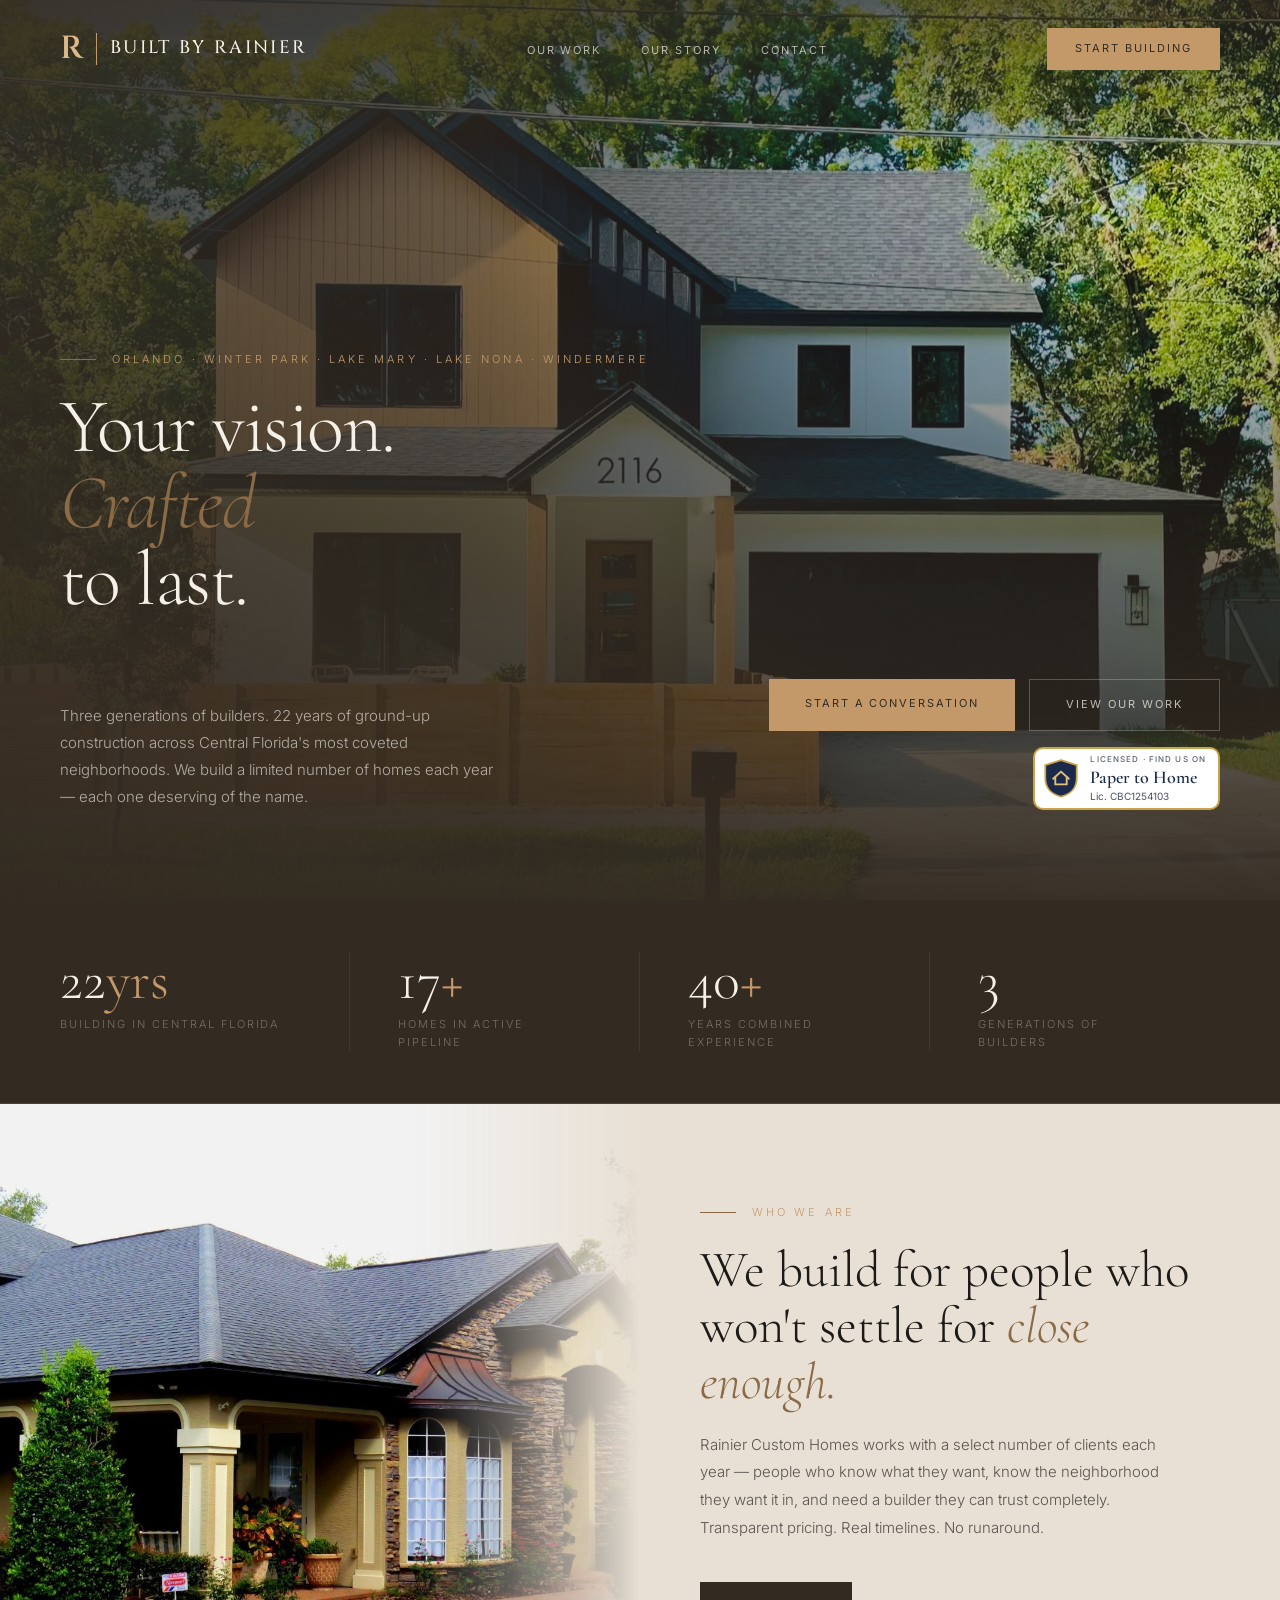
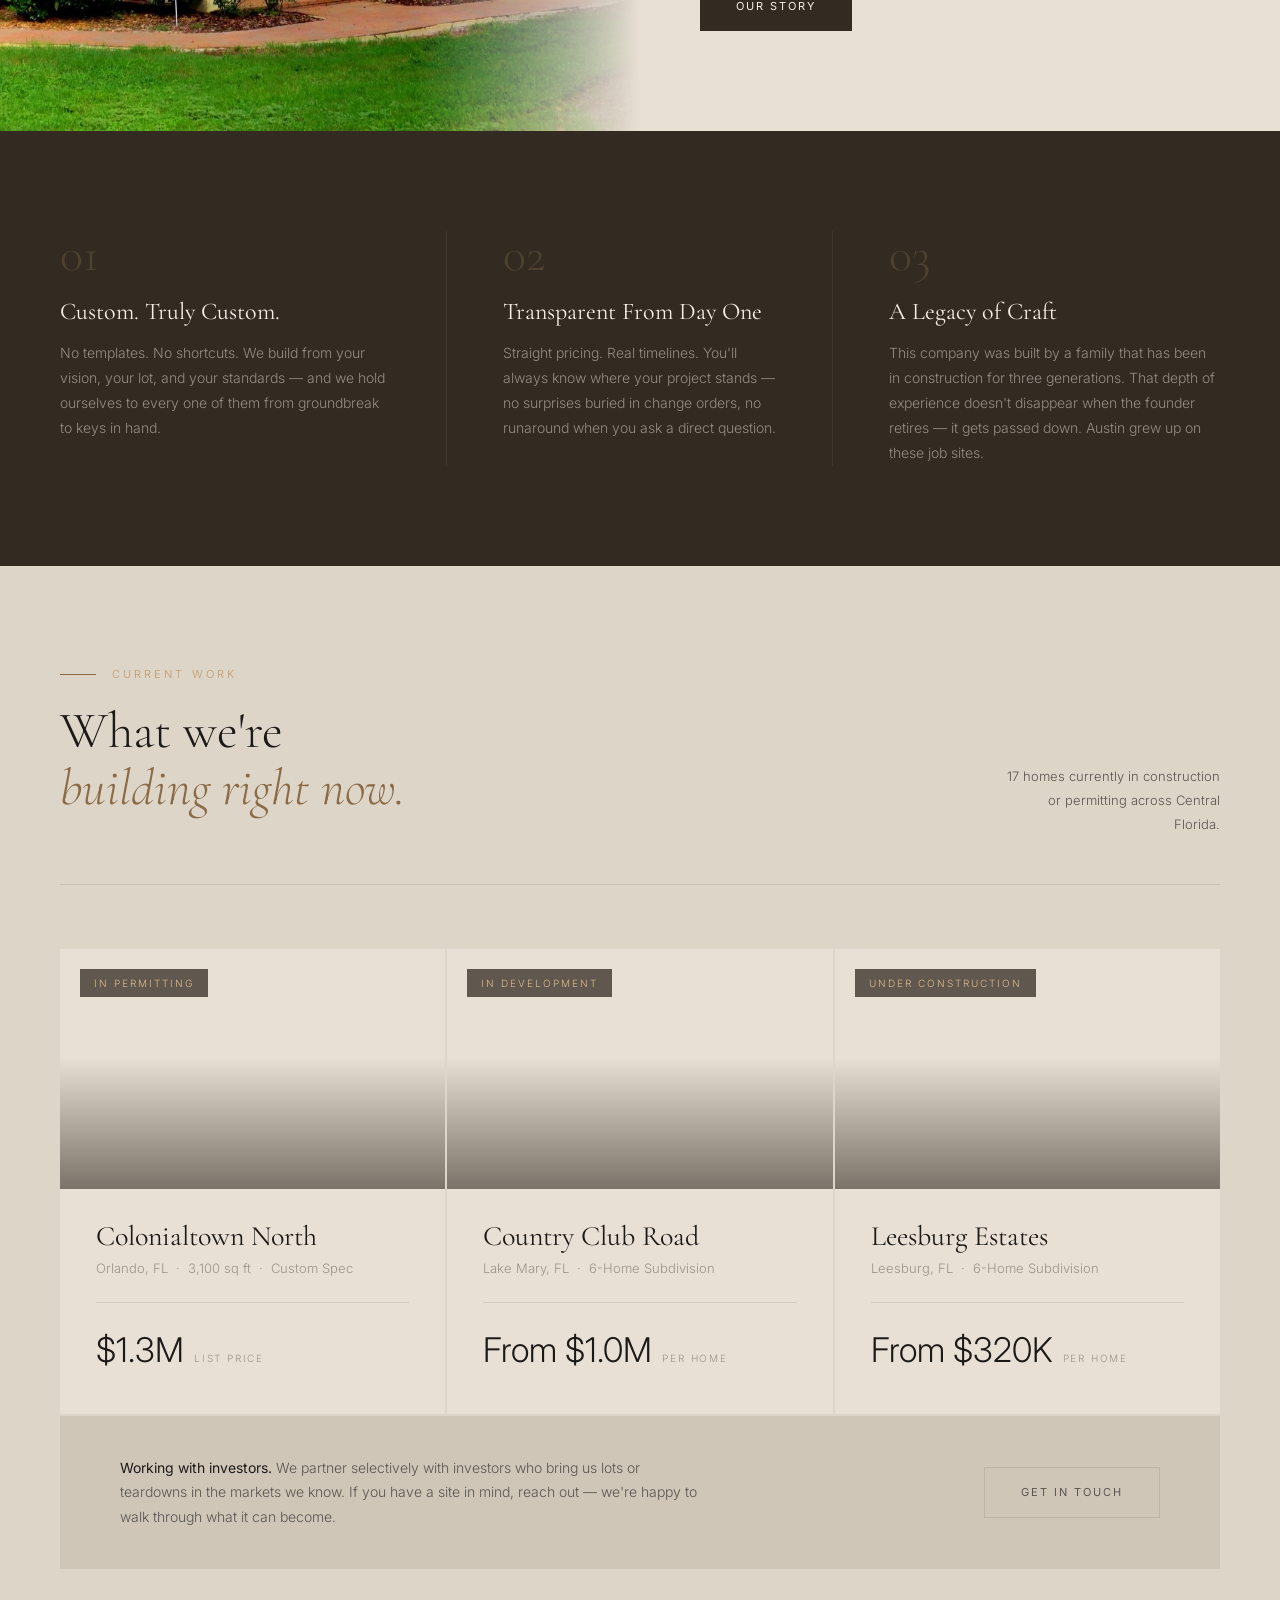
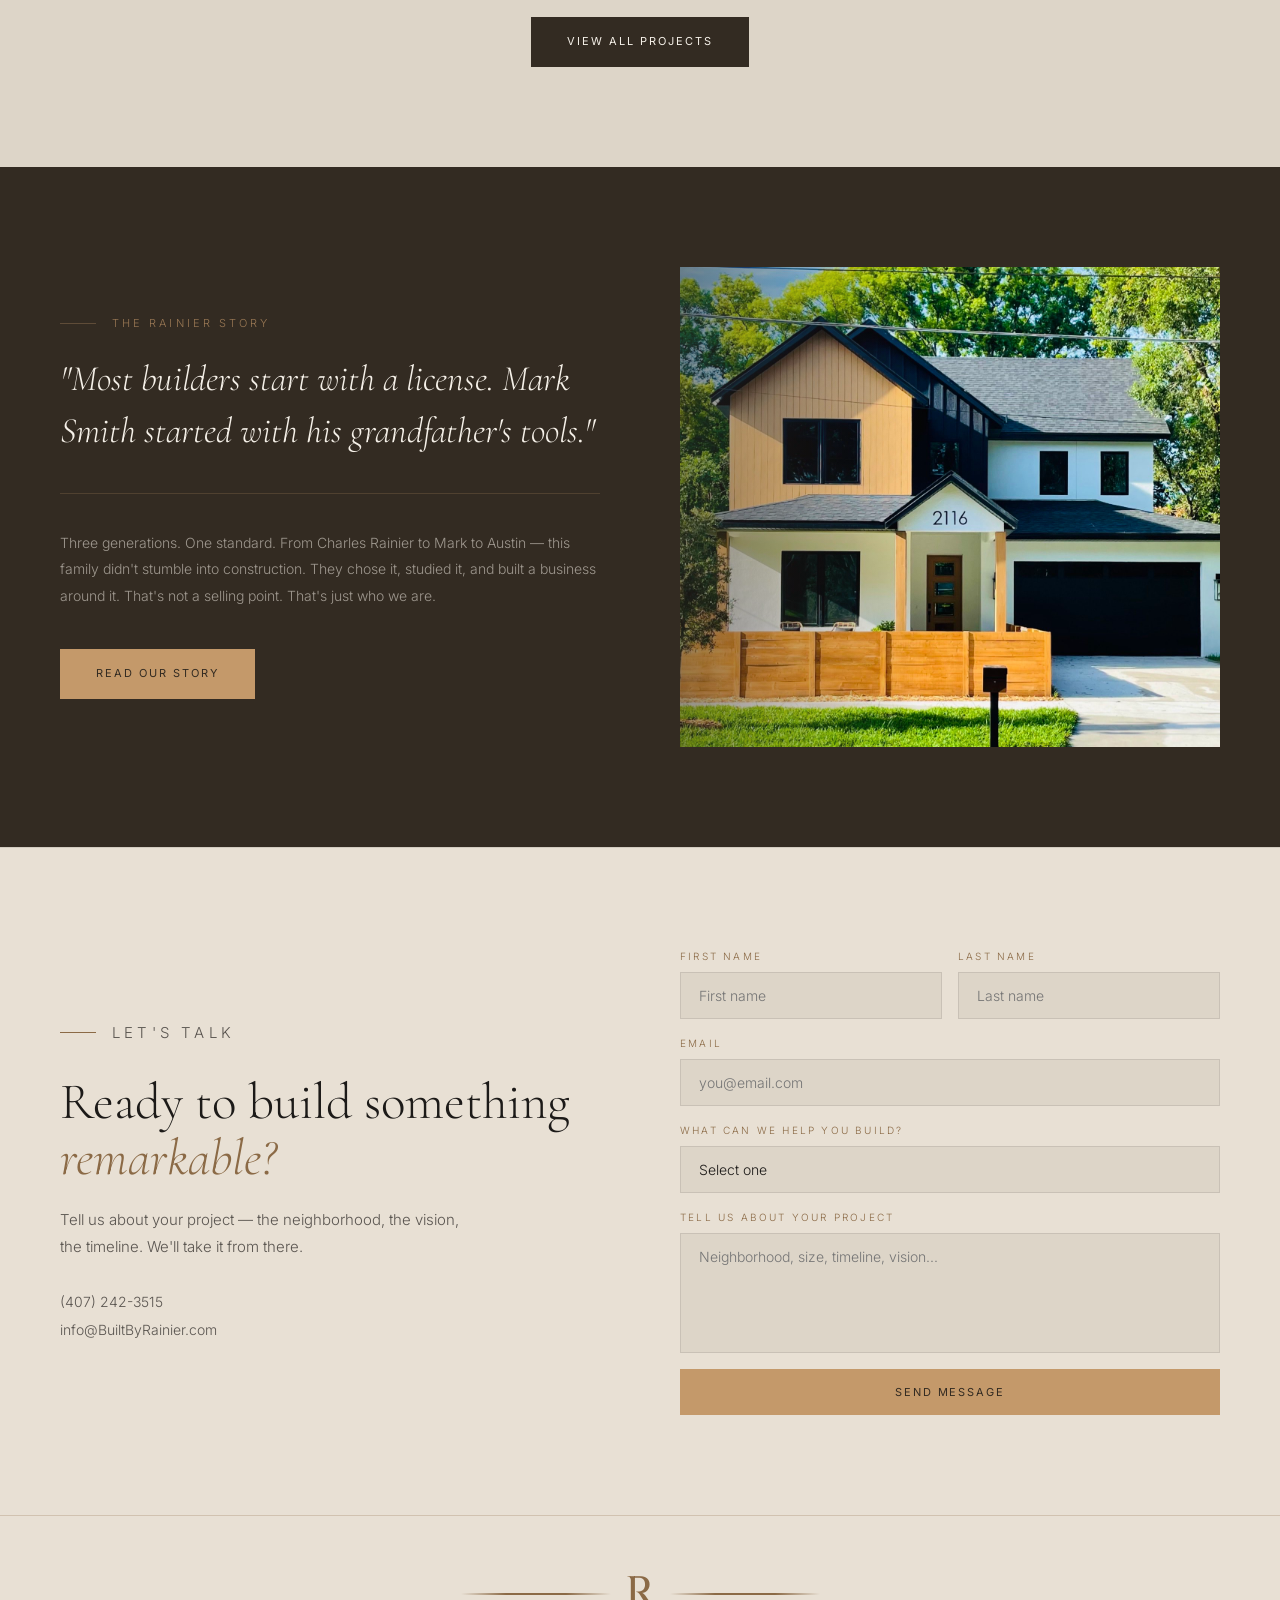
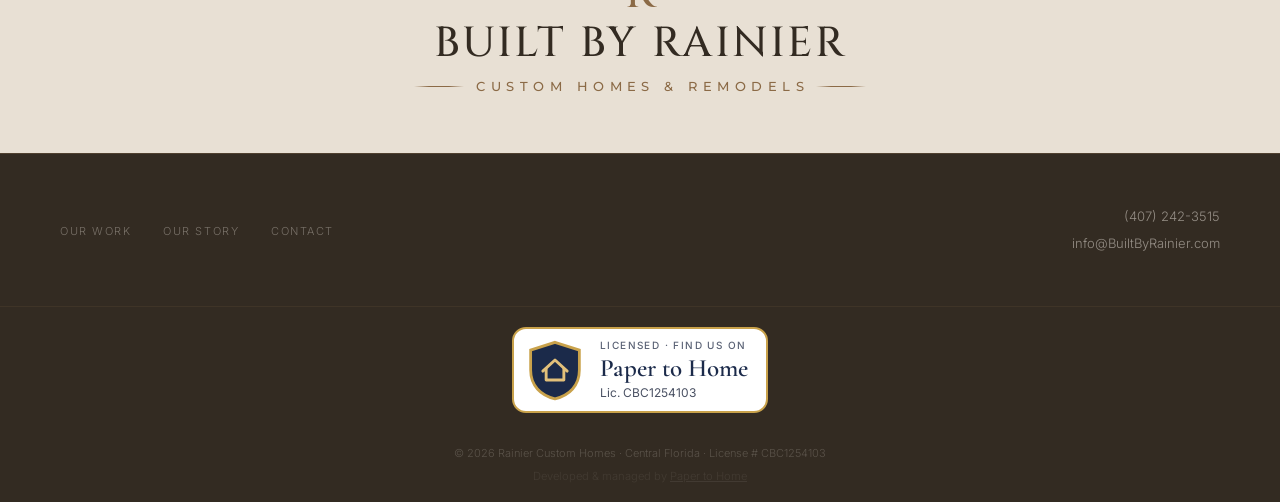
<file: index.html>
<!DOCTYPE html>
<html lang="en">
<head>
  <meta charset="UTF-8" />
  <meta name="viewport" content="width=device-width, initial-scale=1.0" />
  <title>Built by Rainier | Custom Home Builder — Orlando, Winter Park, Lake Nona, Windermere</title>
  <meta name="description" content="Rainier Custom Homes has been building high-end custom homes across Central Florida since 2004. Serving Orlando, Winter Park, Lake Mary, Lake Nona, and Windermere." />
  <link rel="canonical" href="https://builtbyrainier.com/" />
  <meta property="og:type" content="website" />
  <meta property="og:title" content="Built by Rainier | Custom Home Builder — Orlando, Winter Park, Lake Nona, Windermere" />
  <meta property="og:description" content="Rainier Custom Homes has been building high-end custom homes across Central Florida since 2004. Serving Orlando, Winter Park, Lake Mary, Lake Nona, and Windermere." />
  <meta property="og:url" content="https://builtbyrainier.com/" />
  <meta property="og:image" content="https://builtbyrainier.com/assets/img/hero-2116.jpg" />
  <script type="application/ld+json">
  {
    "@context": "https://schema.org",
    "@type": "HomeAndConstructionBusiness",
    "name": "Rainier Custom Homes",
    "alternateName": "Built by Rainier",
    "url": "https://builtbyrainier.com/",
    "telephone": "+1-407-242-3515",
    "email": "info@builtbyrainier.com",
    "image": "https://builtbyrainier.com/assets/img/hero-2116.jpg",
    "foundingDate": "2004",
    "address": {"@type": "PostalAddress", "streetAddress": "2116 E Central Blvd", "addressLocality": "Orlando", "addressRegion": "FL", "postalCode": "32803", "addressCountry": "US"},
    "areaServed": ["Orlando", "Winter Park", "Windermere", "Lake Nona", "Lake Mary"]
  }
  </script>
  <link rel="preconnect" href="https://fonts.googleapis.com" />
  <link rel="preconnect" href="https://fonts.gstatic.com" crossorigin />
  <link href="https://fonts.googleapis.com/css2?family=Cormorant+Garamond:ital,wght@0,300;0,400;0,600;1,300;1,400&family=Inter:wght@300;400;500&family=Cinzel:wght@500;600&family=Montserrat:wght@500&display=swap" rel="stylesheet" />
  <link rel="stylesheet" href="css/style.css" />
  <style>
    /* ── HERO ── */
    .hero-full {
      background-image:
        linear-gradient(to top,
          rgba(51,43,34,0.97) 0%,
          rgba(51,43,34,0.65) 35%,
          rgba(51,43,34,0.2) 70%,
          rgba(51,43,34,0.0) 100%),
        linear-gradient(to bottom,
          rgba(51,43,34,0.7) 0%,
          rgba(51,43,34,0.0) 22%),
        linear-gradient(to right,
          rgba(51,43,34,0.85) 0%,
          rgba(51,43,34,0.6) 38%,
          rgba(51,43,34,0.1) 70%,
          rgba(51,43,34,0.0) 100%),
        url('assets/img/hero-2116.jpg');
      background-position: 65% center;
    }

    .hero-bottom {
      position: relative;
      display: flex;
      align-items: flex-end;
      justify-content: space-between;
      gap: 40px;
      margin-top: 36px;
    }

    .hero-actions { display:flex; flex-direction:column; align-items:flex-end; gap:16px; flex-shrink:0; }
    .hero-actions .p2h-badge { gap:9px; padding:6px 12px 6px 6px; border-width:2px; border-radius:10px; }
    .hero-actions .p2h-badge svg { width:40px; height:40px; }
    .hero-actions .p2h-badge-kicker { font-size:8px; }
    .hero-actions .p2h-badge-name { font-size:18px; }
    .hero-actions .p2h-badge-lic { font-size:10px; }
    @media (max-width: 960px) { .hero-actions { align-items:flex-start; } }

    /* ── WHO WE ARE ── */
    .who {
      display: grid;
      grid-template-columns: 1fr 1fr;
      min-height: 560px;
    }

    .who-photo {
      background-image:
        linear-gradient(to right, rgba(232,224,212,0) 65%, rgba(232,224,212,1) 100%),
        url('assets/img/stone-estate.jpg');
      background-size: cover;
      background-position: center;
    }

    .who-text {
      background: var(--bg);
      padding: 100px 80px 100px 60px;
      display: flex;
      flex-direction: column;
      justify-content: center;
    }

    .who-body {
      font-size: 15px;
      font-weight: 300;
      color: var(--ink-mid);
      max-width: 480px;
      line-height: 1.85;
      margin-bottom: 40px;
    }

    /* ── LEGACY TEASER ── */
    .legacy-teaser {
      background: var(--dark);
      padding: 100px 60px;
      display: grid;
      grid-template-columns: 1fr 1fr;
      gap: 80px;
      align-items: center;
    }

    .legacy-quote {
      font-size: clamp(26px, 2.8vw, 38px);
      font-weight: 300;
      font-style: italic;
      line-height: 1.45;
      color: var(--ink-lt);
      padding-bottom: 36px;
      border-bottom: 1px solid var(--rule-gold);
      margin-bottom: 36px;
    }

    .legacy-body {
      font-size: 14px;
      font-weight: 300;
      color: rgba(245,240,232,0.55);
      line-height: 1.9;
      margin-bottom: 40px;
    }

    .legacy-photo {
      height: 480px;
      background-image:
        linear-gradient(to left, rgba(51,43,34,0) 55%, rgba(51,43,34,0.5) 100%),
        url('assets/img/hero-2116.jpg');
      /* Replace with real Rainier family photo — cropped close */
      background-size: cover;
      background-position: center;
    }

    /* ── CONTACT STRIP ── */
    .contact-strip {
      background: var(--bg);
      padding: 100px 60px;
      display: grid;
      grid-template-columns: 1fr 1fr;
      gap: 80px;
      align-items: center;
      border-top: 1px solid var(--rule);
    }

    .contact-left h2 {
      font-size: clamp(36px, 4vw, 52px);
      line-height: 1.1;
      color: var(--ink);
      margin-bottom: 20px;
    }

    .contact-left p {
      font-size: 15px;
      font-weight: 300;
      color: var(--ink-mid);
      line-height: 1.8;
      max-width: 400px;
      margin-bottom: 28px;
    }

    .contact-info a {
      display: block;
      font-size: 14px;
      font-weight: 300;
      color: var(--ink-mid);
      text-decoration: none;
      line-height: 2;
      transition: color 0.2s;
    }
    .contact-info a:hover { color: var(--gold); }

    .contact-right {
      display: flex;
      flex-direction: column;
      gap: 16px;
    }

    .contact-row {
      display: grid;
      grid-template-columns: 1fr 1fr;
      gap: 16px;
    }

    /* ── RESPONSIVE ── */
    @media (max-width: 960px) {
      .hero-bottom { flex-direction: column; align-items: flex-start; gap: 28px; }
      .who { grid-template-columns: 1fr; }
      .who-photo { height: 300px; }
      .who-text { padding: 60px 24px; }
      .legacy-teaser { grid-template-columns: 1fr; padding: 60px 24px; gap: 40px; }
      .legacy-photo { height: 280px; }
      .contact-strip { grid-template-columns: 1fr; padding: 60px 24px; gap: 48px; }
      .contact-row { grid-template-columns: 1fr; }
    }
  </style>
</head>
<body>

  <!-- NAV -->
  <nav id="nav">
    <a href="index.html" class="nav-logo nav-logo--light" aria-label="Built By Rainier home"><span class="logo-r">R</span><span class="logo-word">Built By Rainier</span></a>
    <ul class="nav-links nav-links--light">
      <li><a href="work.html">Our Work</a></li>
      <li><a href="story.html">Our Story</a></li>
      <li><a href="contact.html">Contact</a></li>
    </ul>
    <a href="contact.html" class="nav-cta">Start Building</a>
  </nav>

  <!-- HERO -->
  <section class="hero-full" id="top">
    <p class="hero-eyebrow" style="position:relative;">Orlando · Winter Park · Lake Mary · Lake Nona · Windermere</p>
    <h1 class="hero-headline" style="position:relative;">Your vision.<br /><em>Crafted</em><br />to last.</h1>
    <div class="hero-bottom">
      <p class="hero-sub">Three generations of builders. 22 years of ground-up construction across Central Florida's most coveted neighborhoods. We build a limited number of homes each year — each one deserving of the name.</p>
      <div class="hero-actions">
        <div style="display:flex; gap:14px; flex-shrink:0;">
          <a href="contact.html" class="btn-gold">Start a Conversation</a>
          <a href="work.html" class="btn-outline-lt">View Our Work</a>
        </div>
        <a class="p2h-badge" href="https://www.papertohome.com/contractors/brevard/rainier-construction-inc" title="Rainier Construction Inc on Paper to Home" aria-label="Licensed, find us on Paper to Home. License CBC1254103"><svg viewBox="0 0 56 56" aria-hidden="true"><path d="M28 3 50 10v18c0 14-9 23-22 26C15 51 6 42 6 28V10Z" fill="#1B2A4A" stroke="#C9A24B" stroke-width="2.5"/><g transform="translate(28 27)" fill="none" stroke="#E2C07A" stroke-width="2.6" stroke-linecap="round" stroke-linejoin="round"><path d="M-11 2 0 -8l11 10"/><path d="M-8 0v10h16V0"/></g></svg><span class="p2h-badge-text"><span class="p2h-badge-kicker">Licensed · Find us on</span><span class="p2h-badge-name">Paper to Home</span><span class="p2h-badge-lic">Lic. CBC1254103</span></span></a>
      </div>
    </div>
  </section>

  <!-- STATS BAR -->
  <div class="stats-bar">
    <div class="stat">
      <div class="stat-number">22<span>yrs</span></div>
      <div class="stat-label">Building in Central Florida</div>
    </div>
    <div class="stat">
      <div class="stat-number">17<span>+</span></div>
      <div class="stat-label">Homes in Active Pipeline</div>
    </div>
    <div class="stat">
      <div class="stat-number">40<span>+</span></div>
      <div class="stat-label">Years Combined Experience</div>
    </div>
    <div class="stat">
      <div class="stat-number">3</div>
      <div class="stat-label">Generations of Builders</div>
    </div>
  </div>

  <!-- WHO WE ARE -->
  <div class="who">
    <div class="who-photo"></div>
    <div class="who-text">
      <p class="section-label">Who We Are</p>
      <h2 class="section-headline">We build for people who won't settle for <em>close enough.</em></h2>
      <p class="who-body">Rainier Custom Homes works with a select number of clients each year — people who know what they want, know the neighborhood they want it in, and need a builder they can trust completely. Transparent pricing. Real timelines. No runaround.</p>
      <a href="story.html" class="btn-dark" style="align-self:flex-start;">Our Story</a>
    </div>
  </div>

  <!-- PILLARS -->
  <div class="pillars">
    <div class="pillar">
      <div class="pillar-num">01</div>
      <h4>Custom. Truly Custom.</h4>
      <p>No templates. No shortcuts. We build from your vision, your lot, and your standards — and we hold ourselves to every one of them from groundbreak to keys in hand.</p>
    </div>
    <div class="pillar">
      <div class="pillar-num">02</div>
      <h4>Transparent From Day One</h4>
      <p>Straight pricing. Real timelines. You'll always know where your project stands — no surprises buried in change orders, no runaround when you ask a direct question.</p>
    </div>
    <div class="pillar">
      <div class="pillar-num">03</div>
      <h4>A Legacy of Craft</h4>
      <p>This company was built by a family that has been in construction for three generations. That depth of experience doesn't disappear when the founder retires — it gets passed down. Austin grew up on these job sites.</p>
    </div>
  </div>

  <!-- ACTIVE PROJECTS -->
  <section style="background:var(--bg-2); padding:100px 60px;" id="work">
    <div style="display:flex; justify-content:space-between; align-items:flex-end; margin-bottom:64px; padding-bottom:48px; border-bottom:1px solid var(--rule);">
      <div>
        <p class="section-label">Current Work</p>
        <h2 class="section-headline">What we're<br /><em>building right now.</em></h2>
      </div>
      <p style="font-size:13px; color:var(--ink-mid); max-width:220px; text-align:right; line-height:1.85;">17 homes currently in construction or permitting across Central Florida.</p>
    </div>

    <div class="projects-grid">
      <div class="project-card">
        <div class="project-img" style="background-image:url('https://images.unsplash.com/photo-1647579350687-d409523aabcc?auto=format&fit=crop&w=800&q=80');">
          <div class="project-img-overlay"></div>
          <div class="project-img-status">In Permitting</div>
        </div>
        <div class="project-body">
          <h3 class="project-location">Colonialtown North</h3>
          <p class="project-detail">Orlando, FL &nbsp;·&nbsp; 3,100 sq ft &nbsp;·&nbsp; Custom Spec</p>
          <div class="project-price">
            <span class="project-price-num">$1.3M</span>
            <span class="project-price-label">List Price</span>
          </div>
        </div>
      </div>
      <div class="project-card">
        <div class="project-img" style="background-image:url('https://images.unsplash.com/photo-1582268611958-ebfd161ef9cf?auto=format&fit=crop&w=800&q=80');">
          <div class="project-img-overlay"></div>
          <div class="project-img-status">In Development</div>
        </div>
        <div class="project-body">
          <h3 class="project-location">Country Club Road</h3>
          <p class="project-detail">Lake Mary, FL &nbsp;·&nbsp; 6-Home Subdivision</p>
          <div class="project-price">
            <span class="project-price-num">From $1.0M</span>
            <span class="project-price-label">Per Home</span>
          </div>
        </div>
      </div>
      <div class="project-card">
        <div class="project-img" style="background-image:url('https://images.unsplash.com/photo-1647579350413-a6ada4e480ed?auto=format&fit=crop&w=800&q=80');">
          <div class="project-img-overlay"></div>
          <div class="project-img-status">Under Construction</div>
        </div>
        <div class="project-body">
          <h3 class="project-location">Leesburg Estates</h3>
          <p class="project-detail">Leesburg, FL &nbsp;·&nbsp; 6-Home Subdivision</p>
          <div class="project-price">
            <span class="project-price-num">From $320K</span>
            <span class="project-price-label">Per Home</span>
          </div>
        </div>
      </div>
    </div>

    <div class="investor-quiet" style="margin-top:2px;">
      <p><strong>Working with investors.</strong> We partner selectively with investors who bring us lots or teardowns in the markets we know. If you have a site in mind, reach out — we're happy to walk through what it can become.</p>
      <a href="contact.html" class="btn-outline-dk" style="flex-shrink:0;">Get in Touch</a>
    </div>

    <div style="margin-top:48px; text-align:center;">
      <a href="work.html" class="btn-dark">View All Projects</a>
    </div>
  </section>

  <!-- LEGACY TEASER -->
  <section class="legacy-teaser">
    <div>
      <p class="section-label section-label--dark">The Rainier Story</p>
      <blockquote class="legacy-quote">"Most builders start with a license. Mark Smith started with his grandfather's tools."</blockquote>
      <p class="legacy-body">Three generations. One standard. From Charles Rainier to Mark to Austin — this family didn't stumble into construction. They chose it, studied it, and built a business around it. That's not a selling point. That's just who we are.</p>
      <a href="story.html" class="btn-gold">Read Our Story</a>
    </div>
    <div class="legacy-photo"></div>
  </section>

  <!-- CONTACT STRIP -->
  <section class="contact-strip">
    <div class="contact-left">
      <p class="section-label">Let's Talk</p>
      <h2>Ready to build something <em>remarkable?</em></h2>
      <p>Tell us about your project — the neighborhood, the vision, the timeline. We'll take it from there.</p>
      <div class="contact-info">
        <a href="tel:4072423515">(407) 242-3515</a>
        <a href="mailto:info@BuiltByRainier.com">info@BuiltByRainier.com</a>
      </div>
    </div>
    <form class="contact-right" action="https://formsubmit.co/info@builtbyrainier.com" method="POST">
      <input type="hidden" name="_subject" value="New website inquiry (Homepage) — Built by Rainier" />
      <input type="hidden" name="_next" value="https://builtbyrainier.com/thanks.html" />
      <input type="hidden" name="_template" value="table" />
      <input type="hidden" name="_captcha" value="false" />
      <input type="text" name="_honey" style="display:none" tabindex="-1" autocomplete="off" />
      <div class="contact-row">
        <div class="contact-field">
          <label>First Name</label>
          <input type="text" name="first_name" required placeholder="First name" />
        </div>
        <div class="contact-field">
          <label>Last Name</label>
          <input type="text" name="last_name" placeholder="Last name" />
        </div>
      </div>
      <div class="contact-field">
        <label>Email</label>
        <input type="email" name="email" required placeholder="you@email.com" />
      </div>
      <div class="contact-field">
        <label>What can we help you build?</label>
        <select name="project_type">
          <option value="">Select one</option>
          <option>Custom Home — I have a lot</option>
          <option>Custom Home — Still searching for a lot</option>
          <option>Investor Partnership</option>
          <option>Other</option>
        </select>
      </div>
      <div class="contact-field">
        <label>Tell us about your project</label>
        <textarea name="message" placeholder="Neighborhood, size, timeline, vision..."></textarea>
      </div>
      <button type="submit" class="btn-gold" style="text-align:center; cursor:pointer; border:none;">Send Message</button>
    </form>
  </section>

  <!-- FOOTER -->
  <div class="brand-band"><div class="brand-stack" aria-label="Built By Rainier, Custom Homes and Remodels"><div class="bs-mark"><span class="bs-ln"></span><span class="bs-r">R</span><span class="bs-ln"></span></div><div class="bs-word">Built By Rainier</div><div class="bs-tag"><span class="bs-ln"></span><span>Custom Homes &amp; Remodels</span><span class="bs-ln"></span></div></div></div>
  <footer>
        <ul class="footer-nav">
      <li><a href="work.html">Our Work</a></li>
      <li><a href="story.html">Our Story</a></li>
      <li><a href="contact.html">Contact</a></li>
    </ul>
    <div class="footer-contact">
      <a href="tel:4072423515">(407) 242-3515</a>
      <a href="mailto:info@BuiltByRainier.com">info@BuiltByRainier.com</a>
    </div>
  </footer>
  <div style="background:var(--dark); padding:16px 60px; border-top:1px solid rgba(196,153,106,0.08);">
    <div class="p2h-badge-wrap"><a class="p2h-badge" href="https://www.papertohome.com/contractors/brevard/rainier-construction-inc" title="Rainier Construction Inc on Paper to Home" aria-label="Licensed, find us on Paper to Home. License CBC1254103"><svg viewBox="0 0 56 56" aria-hidden="true"><path d="M28 3 50 10v18c0 14-9 23-22 26C15 51 6 42 6 28V10Z" fill="#1B2A4A" stroke="#C9A24B" stroke-width="2.5"/><g transform="translate(28 27)" fill="none" stroke="#E2C07A" stroke-width="2.6" stroke-linecap="round" stroke-linejoin="round"><path d="M-11 2 0 -8l11 10"/><path d="M-8 0v10h16V0"/></g></svg><span class="p2h-badge-text"><span class="p2h-badge-kicker">Licensed · Find us on</span><span class="p2h-badge-name">Paper to Home</span><span class="p2h-badge-lic">Lic. CBC1254103</span></span></a></div>
    <p class="footer-copy">© 2026 Rainier Custom Homes · Central Florida · License # CBC1254103</p>
    <p class="footer-copy" style="margin-top:6px; opacity:0.4; font-size:0.7rem;">Developed & managed by <a href="https://www.papertohome.com" target="_blank" style="color:inherit;">Paper to Home</a></p>
  </div>

  <script>
    const nav = document.getElementById('nav');
    window.addEventListener('scroll', () => {
      nav.classList.toggle('scrolled', window.scrollY > 60);
    });
  </script>

</body>
</html>
</file>
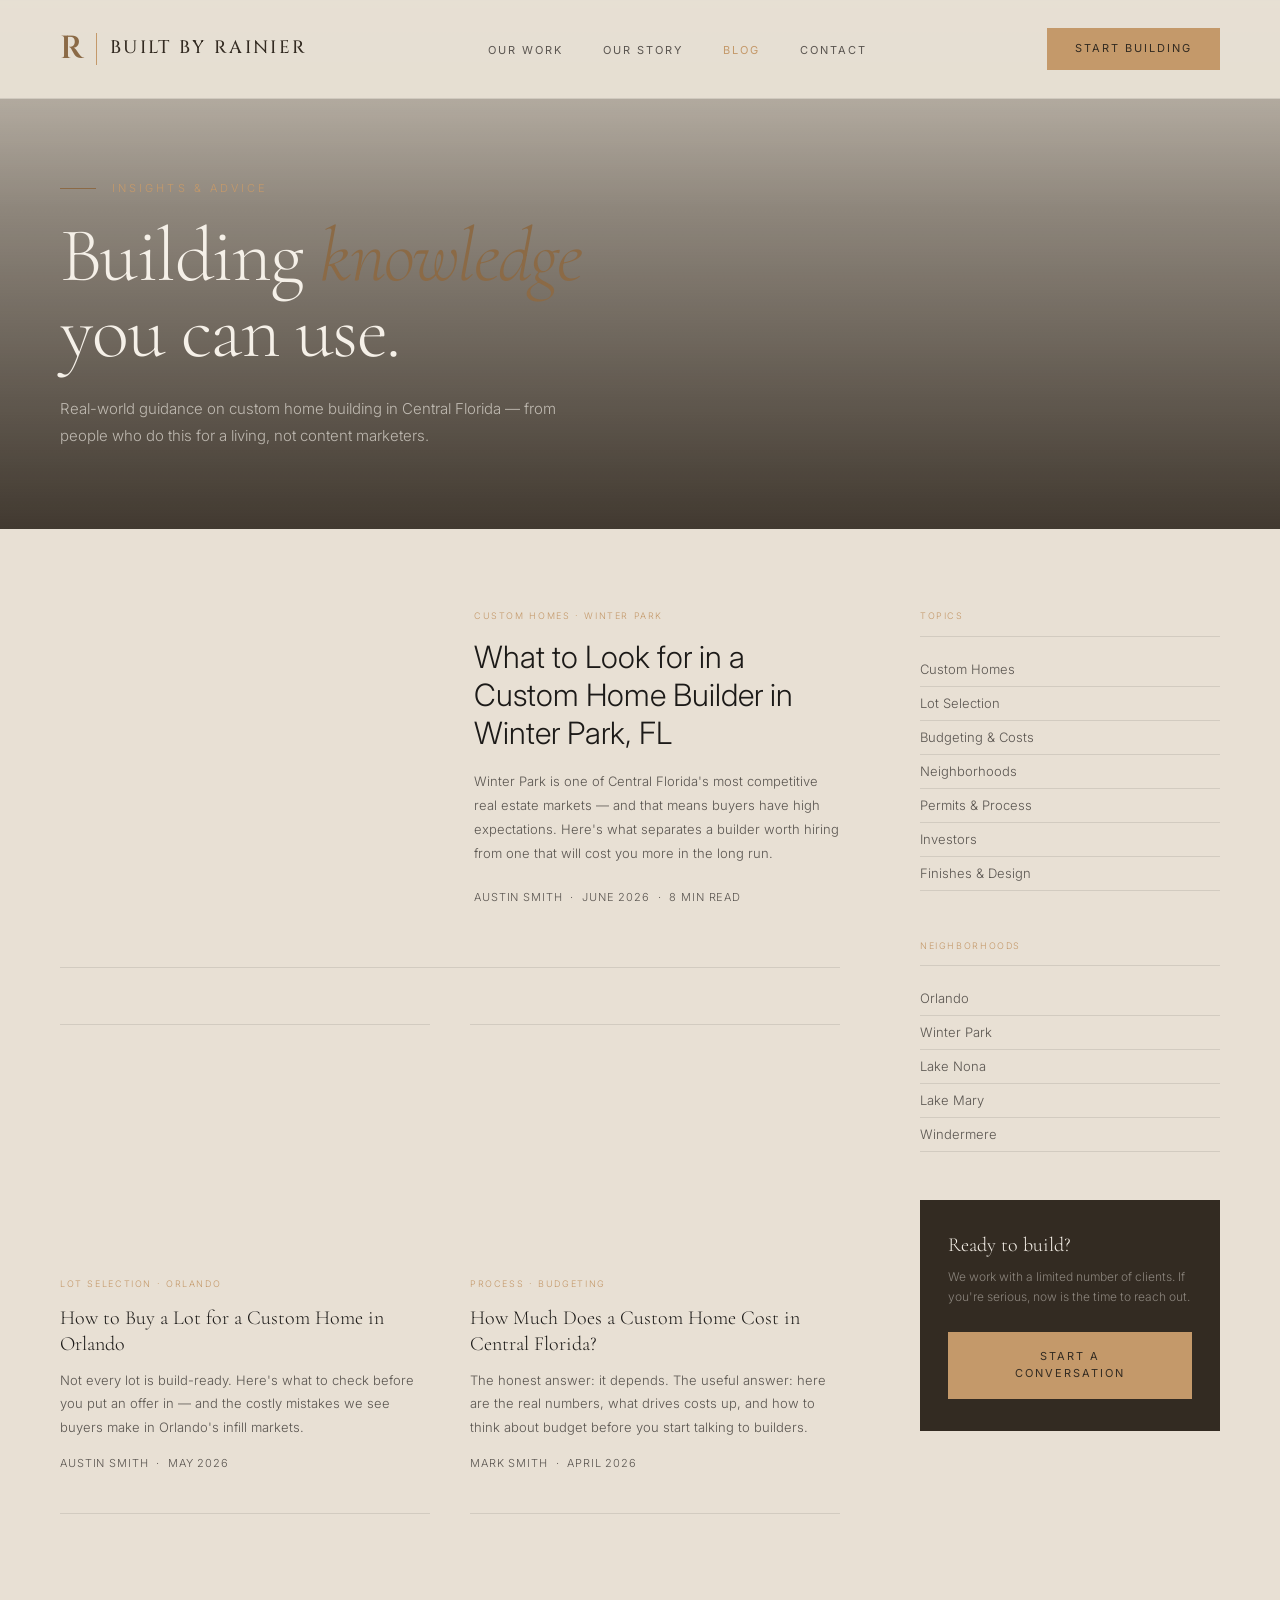
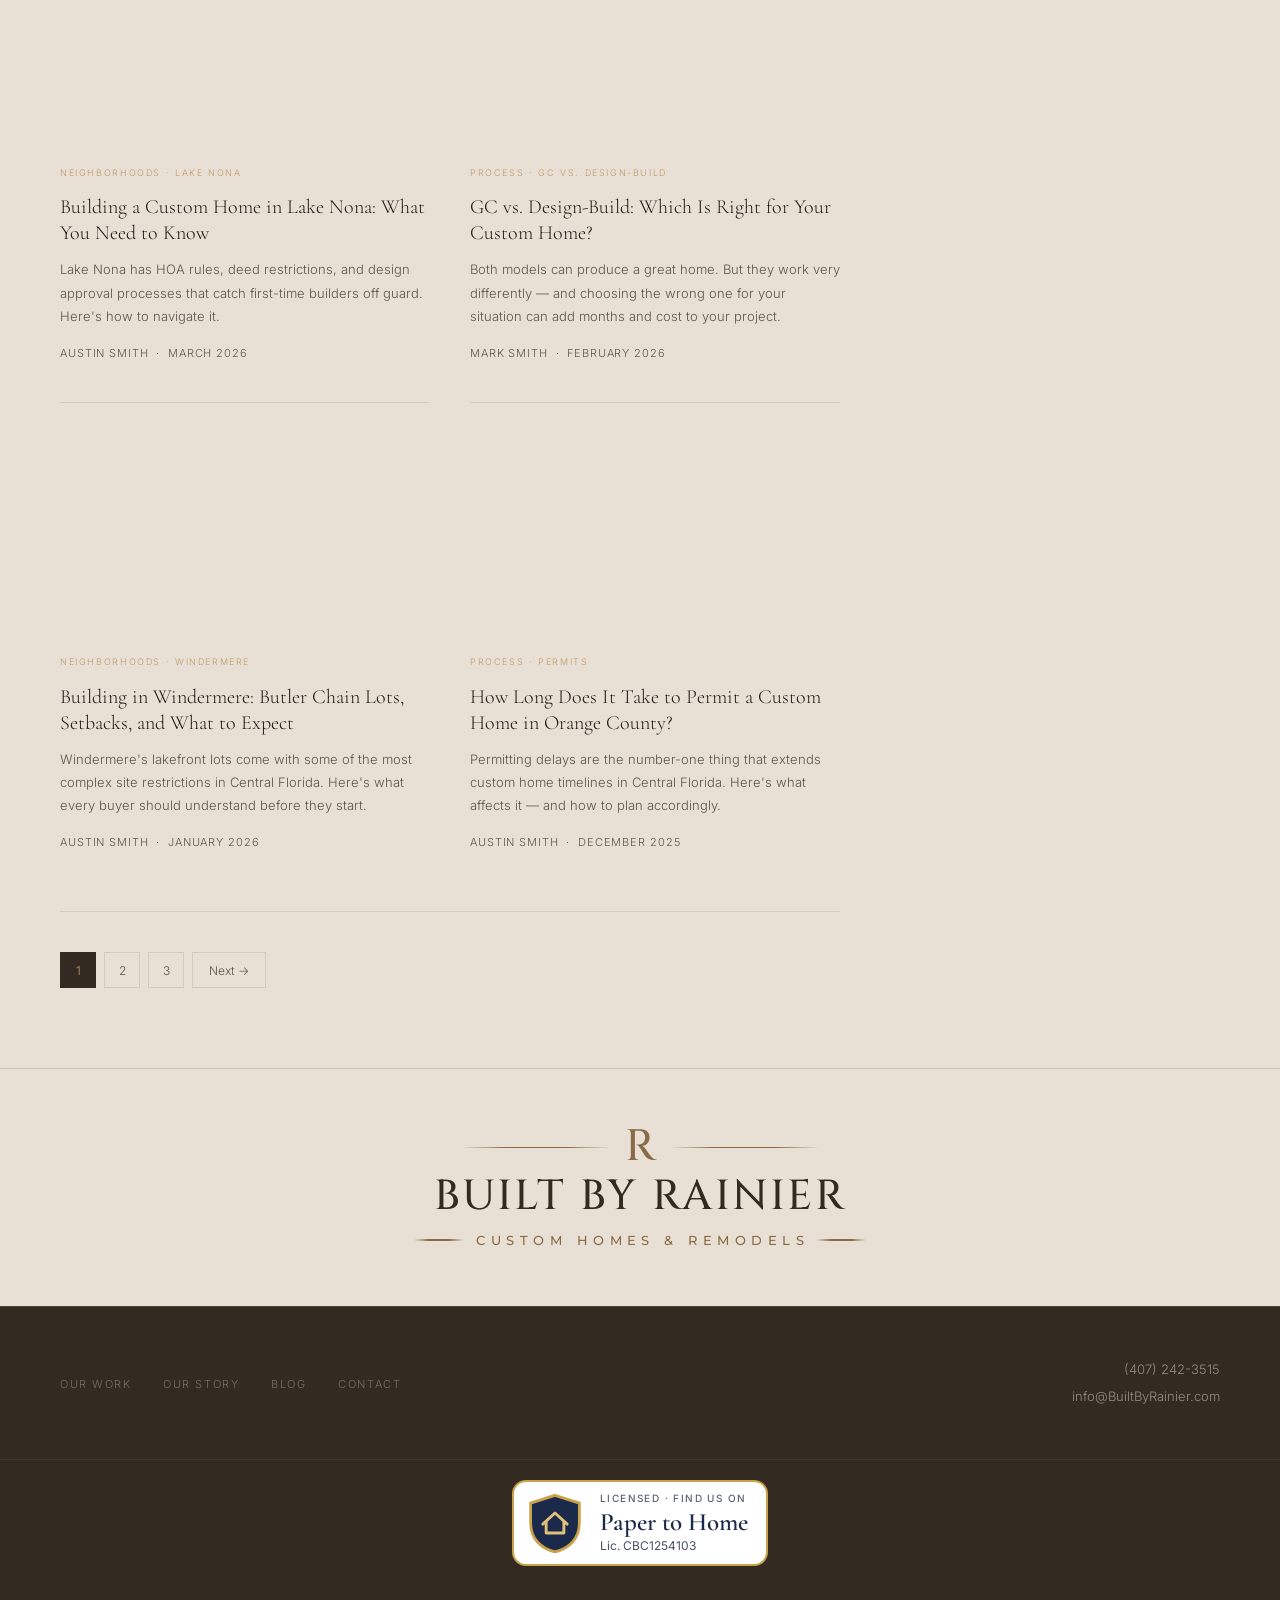
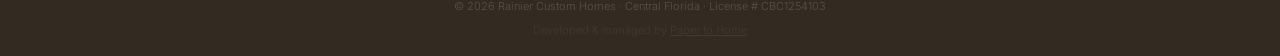
<file: blog/index.html>
<!DOCTYPE html>
<html lang="en">
<head>
  <meta charset="UTF-8" />
  <meta name="robots" content="noindex" />
  <meta name="viewport" content="width=device-width, initial-scale=1.0" />
  <title>Blog | Rainier Custom Homes — Custom Home Building in Central Florida</title>
  <meta name="description" content="Expert insights on custom home building in Orlando, Winter Park, Lake Nona, Lake Mary, and Windermere. From lot selection to finish choices — real advice from real builders." />
  <link rel="preconnect" href="https://fonts.googleapis.com" />
  <link rel="preconnect" href="https://fonts.gstatic.com" crossorigin />
  <link href="https://fonts.googleapis.com/css2?family=Cormorant+Garamond:ital,wght@0,300;0,400;0,600;1,300;1,400&family=Inter:wght@300;400;500&family=Cinzel:wght@500;600&family=Montserrat:wght@500&display=swap" rel="stylesheet" />
  <link rel="stylesheet" href="../css/style.css" />
  <style>
    .hero-page {
      background-image:
        linear-gradient(to top,
          rgba(51,43,34,0.92) 0%,
          rgba(51,43,34,0.5) 60%,
          rgba(51,43,34,0.12) 100%),
        url('https://images.unsplash.com/photo-1583608205776-bfd35f0d9f83?auto=format&fit=crop&w=1920&q=80');
      min-height: 48vh;
    }

    /* Blog layout */
    .blog-main {
      background: var(--bg);
      padding: 80px 60px;
      display: grid;
      grid-template-columns: 1fr 300px;
      gap: 80px;
      align-items: start;
    }

    /* Posts */
    .post-featured {
      border-bottom: 1px solid var(--rule);
      padding-bottom: 60px;
      margin-bottom: 56px;
      display: grid;
      grid-template-columns: 1fr 1fr;
      gap: 48px;
      align-items: center;
    }

    .post-featured-img {
      aspect-ratio: 4/3;
      background-size: cover;
      background-position: center;
    }

    .post-cat {
      font-size: 9px;
      letter-spacing: .18em;
      text-transform: uppercase;
      color: var(--gold);
      margin-bottom: 14px;
    }

    .post-title {
      font-size: clamp(22px, 2.4vw, 32px);
      font-weight: 300;
      color: var(--ink);
      line-height: 1.25;
      margin-bottom: 16px;
      text-decoration: none;
      display: block;
      transition: color 0.2s;
    }

    .post-title:hover { color: var(--gold); }

    .post-excerpt {
      font-size: 13px;
      font-weight: 300;
      color: var(--ink-mid);
      line-height: 1.85;
      margin-bottom: 24px;
    }

    .post-meta {
      font-size: 11px;
      letter-spacing: .08em;
      text-transform: uppercase;
      color: var(--ink-mid);
    }

    /* Post grid */
    .posts-grid {
      display: grid;
      grid-template-columns: 1fr 1fr;
      gap: 40px;
    }

    .post-card {
      border-top: 1px solid var(--rule);
      padding-top: 24px;
    }

    .post-card-img {
      aspect-ratio: 16/9;
      background-size: cover;
      background-position: center;
      margin-bottom: 20px;
    }

    .post-card-title {
      font-size: 20px;
      font-weight: 300;
      color: var(--ink);
      line-height: 1.3;
      text-decoration: none;
      display: block;
      margin-bottom: 12px;
      font-family: 'Cormorant Garamond', serif;
      transition: color 0.2s;
    }

    .post-card-title:hover { color: var(--gold); }

    .post-card-excerpt {
      font-size: 13px;
      font-weight: 300;
      color: var(--ink-mid);
      line-height: 1.8;
      margin-bottom: 16px;
    }

    /* Sidebar */
    .sidebar {
      position: sticky;
      top: 100px;
    }

    .sidebar-section {
      margin-bottom: 48px;
    }

    .sidebar-label {
      font-size: 9px;
      letter-spacing: .18em;
      text-transform: uppercase;
      color: var(--gold);
      margin-bottom: 16px;
      padding-bottom: 12px;
      border-bottom: 1px solid var(--rule);
    }

    .sidebar-link {
      display: block;
      font-size: 13px;
      font-weight: 300;
      color: var(--ink-mid);
      text-decoration: none;
      line-height: 1;
      padding: 10px 0;
      border-bottom: 1px solid var(--rule);
      transition: color 0.2s;
    }

    .sidebar-link:hover { color: var(--gold); }

    .sidebar-cta {
      background: var(--dark);
      padding: 32px 28px;
    }

    .sidebar-cta p {
      font-size: 20px;
      font-weight: 300;
      font-family: 'Cormorant Garamond', serif;
      color: var(--ink-lt);
      line-height: 1.35;
      margin-bottom: 8px;
    }

    .sidebar-cta small {
      font-size: 12px;
      font-weight: 300;
      color: rgba(245,240,232,0.45);
      line-height: 1.7;
      display: block;
      margin-bottom: 24px;
    }

    /* Pagination */
    .pagination {
      display: flex;
      gap: 8px;
      margin-top: 60px;
      padding-top: 40px;
      border-top: 1px solid var(--rule);
    }

    .page-btn {
      width: 36px;
      height: 36px;
      display: flex;
      align-items: center;
      justify-content: center;
      font-size: 12px;
      font-family: 'Inter', sans-serif;
      border: 1px solid var(--rule);
      background: transparent;
      color: var(--ink-mid);
      cursor: pointer;
      text-decoration: none;
      transition: all 0.2s;
    }

    .page-btn.active,
    .page-btn:hover { background: var(--dark); color: var(--gold); border-color: var(--dark); }

    @media (max-width: 960px) {
      .blog-main { grid-template-columns: 1fr; padding: 60px 24px; gap: 60px; }
      .post-featured { grid-template-columns: 1fr; }
      .sidebar { position: static; }
    }

    @media (max-width: 600px) {
      .posts-grid { grid-template-columns: 1fr; }
    }
  </style>
</head>
<body>

  <!-- NAV -->
  <nav id="nav" class="solid">
    <a href="../index.html" class="nav-logo nav-logo--dark" aria-label="Built By Rainier home"><span class="logo-r">R</span><span class="logo-word">Built By Rainier</span></a>
    <ul class="nav-links nav-links--dark">
      <li><a href="../work.html">Our Work</a></li>
      <li><a href="../story.html">Our Story</a></li>
      <li><a href="index.html" style="color:var(--gold);">Blog</a></li>
      <li><a href="../contact.html">Contact</a></li>
    </ul>
    <a href="../contact.html" class="nav-cta">Start Building</a>
  </nav>

  <!-- HERO -->
  <section class="hero-page">
    <p class="hero-eyebrow">Insights &amp; Advice</p>
    <h1 class="hero-headline">Building <em>knowledge</em><br />you can use.</h1>
    <p class="hero-sub" style="max-width:520px;">Real-world guidance on custom home building in Central Florida — from people who do this for a living, not content marketers.</p>
  </section>

  <!-- BLOG MAIN -->
  <div class="blog-main">
    <div class="posts-column">

      <!-- FEATURED POST -->
      <div class="post-featured">
        <div class="post-featured-img" style="background-image:url('https://images.unsplash.com/photo-1582268611958-ebfd161ef9cf?auto=format&fit=crop&w=800&q=80');"></div>
        <div>
          <p class="post-cat">Custom Homes · Winter Park</p>
          <a class="post-title" href="custom-home-builder-winter-park-florida.html">What to Look for in a Custom Home Builder in Winter Park, FL</a>
          <p class="post-excerpt">Winter Park is one of Central Florida's most competitive real estate markets — and that means buyers have high expectations. Here's what separates a builder worth hiring from one that will cost you more in the long run.</p>
          <p class="post-meta">Austin Smith &nbsp;·&nbsp; June 2026 &nbsp;·&nbsp; 8 min read</p>
        </div>
      </div>

      <!-- POST GRID -->
      <div class="posts-grid">

        <div class="post-card">
          <div class="post-card-img" style="background-image:url('https://images.unsplash.com/photo-1647579350687-d409523aabcc?auto=format&fit=crop&w=700&q=80');"></div>
          <p class="post-cat">Lot Selection · Orlando</p>
          <a class="post-card-title" href="how-to-buy-a-lot-for-custom-home-orlando.html">How to Buy a Lot for a Custom Home in Orlando</a>
          <p class="post-card-excerpt">Not every lot is build-ready. Here's what to check before you put an offer in — and the costly mistakes we see buyers make in Orlando's infill markets.</p>
          <p class="post-meta" style="font-size:11px; color:var(--ink-mid);">Austin Smith &nbsp;·&nbsp; May 2026</p>
        </div>

        <div class="post-card">
          <div class="post-card-img" style="background-image:url('https://images.unsplash.com/photo-1524431144429-03fdd30eee26?auto=format&fit=crop&w=700&q=80');"></div>
          <p class="post-cat">Process · Budgeting</p>
          <a class="post-card-title" href="how-much-does-custom-home-cost-central-florida.html">How Much Does a Custom Home Cost in Central Florida?</a>
          <p class="post-card-excerpt">The honest answer: it depends. The useful answer: here are the real numbers, what drives costs up, and how to think about budget before you start talking to builders.</p>
          <p class="post-meta" style="font-size:11px; color:var(--ink-mid);">Mark Smith &nbsp;·&nbsp; April 2026</p>
        </div>

        <div class="post-card">
          <div class="post-card-img" style="background-image:url('https://images.unsplash.com/photo-1583608205776-bfd35f0d9f83?auto=format&fit=crop&w=700&q=80');"></div>
          <p class="post-cat">Neighborhoods · Lake Nona</p>
          <a class="post-card-title" href="building-custom-home-lake-nona-florida.html">Building a Custom Home in Lake Nona: What You Need to Know</a>
          <p class="post-card-excerpt">Lake Nona has HOA rules, deed restrictions, and design approval processes that catch first-time builders off guard. Here's how to navigate it.</p>
          <p class="post-meta" style="font-size:11px; color:var(--ink-mid);">Austin Smith &nbsp;·&nbsp; March 2026</p>
        </div>

        <div class="post-card">
          <div class="post-card-img" style="background-image:url('https://images.unsplash.com/photo-1647579350413-a6ada4e480ed?auto=format&fit=crop&w=700&q=80');"></div>
          <p class="post-cat">Process · GC vs. Design-Build</p>
          <a class="post-card-title" href="gc-vs-design-build-custom-home-florida.html">GC vs. Design-Build: Which Is Right for Your Custom Home?</a>
          <p class="post-card-excerpt">Both models can produce a great home. But they work very differently — and choosing the wrong one for your situation can add months and cost to your project.</p>
          <p class="post-meta" style="font-size:11px; color:var(--ink-mid);">Mark Smith &nbsp;·&nbsp; February 2026</p>
        </div>

        <div class="post-card">
          <div class="post-card-img" style="background-image:url('https://images.unsplash.com/photo-1582268611958-ebfd161ef9cf?auto=format&fit=crop&w=700&q=80');"></div>
          <p class="post-cat">Neighborhoods · Windermere</p>
          <a class="post-card-title" href="custom-home-builder-windermere-florida.html">Building in Windermere: Butler Chain Lots, Setbacks, and What to Expect</a>
          <p class="post-card-excerpt">Windermere's lakefront lots come with some of the most complex site restrictions in Central Florida. Here's what every buyer should understand before they start.</p>
          <p class="post-meta" style="font-size:11px; color:var(--ink-mid);">Austin Smith &nbsp;·&nbsp; January 2026</p>
        </div>

        <div class="post-card">
          <div class="post-card-img" style="background-image:url('https://images.unsplash.com/photo-1647579350687-d409523aabcc?auto=format&fit=crop&w=700&q=80');"></div>
          <p class="post-cat">Process · Permits</p>
          <a class="post-card-title" href="custom-home-permit-timeline-orlando-florida.html">How Long Does It Take to Permit a Custom Home in Orange County?</a>
          <p class="post-card-excerpt">Permitting delays are the number-one thing that extends custom home timelines in Central Florida. Here's what affects it — and how to plan accordingly.</p>
          <p class="post-meta" style="font-size:11px; color:var(--ink-mid);">Austin Smith &nbsp;·&nbsp; December 2025</p>
        </div>

      </div>

      <!-- PAGINATION -->
      <div class="pagination">
        <a href="#" class="page-btn active">1</a>
        <a href="#" class="page-btn">2</a>
        <a href="#" class="page-btn">3</a>
        <a href="#" class="page-btn" style="width:auto; padding:0 16px;">Next →</a>
      </div>

    </div>

    <!-- SIDEBAR -->
    <aside class="sidebar">
      <div class="sidebar-section">
        <p class="sidebar-label">Topics</p>
        <a class="sidebar-link" href="#">Custom Homes</a>
        <a class="sidebar-link" href="#">Lot Selection</a>
        <a class="sidebar-link" href="#">Budgeting &amp; Costs</a>
        <a class="sidebar-link" href="#">Neighborhoods</a>
        <a class="sidebar-link" href="#">Permits &amp; Process</a>
        <a class="sidebar-link" href="#">Investors</a>
        <a class="sidebar-link" href="#">Finishes &amp; Design</a>
      </div>

      <div class="sidebar-section">
        <p class="sidebar-label">Neighborhoods</p>
        <a class="sidebar-link" href="#">Orlando</a>
        <a class="sidebar-link" href="#">Winter Park</a>
        <a class="sidebar-link" href="#">Lake Nona</a>
        <a class="sidebar-link" href="#">Lake Mary</a>
        <a class="sidebar-link" href="#">Windermere</a>
      </div>

      <div class="sidebar-cta">
        <p>Ready to build?</p>
        <small>We work with a limited number of clients. If you're serious, now is the time to reach out.</small>
        <a href="../contact.html" class="btn-gold" style="display:block; text-align:center;">Start a Conversation</a>
      </div>
    </aside>
  </div>

  <!-- FOOTER -->
  <div class="brand-band"><div class="brand-stack" aria-label="Built By Rainier, Custom Homes and Remodels"><div class="bs-mark"><span class="bs-ln"></span><span class="bs-r">R</span><span class="bs-ln"></span></div><div class="bs-word">Built By Rainier</div><div class="bs-tag"><span class="bs-ln"></span><span>Custom Homes &amp; Remodels</span><span class="bs-ln"></span></div></div></div>
  <footer>
        <ul class="footer-nav">
      <li><a href="../work.html">Our Work</a></li>
      <li><a href="../story.html">Our Story</a></li>
      <li><a href="index.html">Blog</a></li>
      <li><a href="../contact.html">Contact</a></li>
    </ul>
    <div class="footer-contact">
      <a href="tel:4072423515">(407) 242-3515</a>
      <a href="mailto:info@BuiltByRainier.com">info@BuiltByRainier.com</a>
    </div>
  </footer>
  <div style="background:var(--dark); padding:16px 60px; border-top:1px solid rgba(196,153,106,0.08);">
    <div class="p2h-badge-wrap"><a class="p2h-badge" href="https://www.papertohome.com/contractors/brevard/rainier-construction-inc" title="Rainier Construction Inc on Paper to Home" aria-label="Licensed, find us on Paper to Home. License CBC1254103"><svg viewBox="0 0 56 56" aria-hidden="true"><path d="M28 3 50 10v18c0 14-9 23-22 26C15 51 6 42 6 28V10Z" fill="#1B2A4A" stroke="#C9A24B" stroke-width="2.5"/><g transform="translate(28 27)" fill="none" stroke="#E2C07A" stroke-width="2.6" stroke-linecap="round" stroke-linejoin="round"><path d="M-11 2 0 -8l11 10"/><path d="M-8 0v10h16V0"/></g></svg><span class="p2h-badge-text"><span class="p2h-badge-kicker">Licensed · Find us on</span><span class="p2h-badge-name">Paper to Home</span><span class="p2h-badge-lic">Lic. CBC1254103</span></span></a></div>
    <p class="footer-copy">© 2026 Rainier Custom Homes · Central Florida · License # CBC1254103</p>
    <p class="footer-copy" style="margin-top:6px; opacity:0.4; font-size:0.7rem;">Developed &amp; managed by <a href="https://www.papertohome.com" target="_blank" style="color:inherit;">Paper to Home</a></p>
  </div>

  <script>
    const nav = document.getElementById('nav');
    window.addEventListener('scroll', () => {
      if (nav.classList.contains('solid')) return;
      nav.classList.toggle('scrolled', window.scrollY > 60);
    });
  </script>

</body>
</html>
</file>
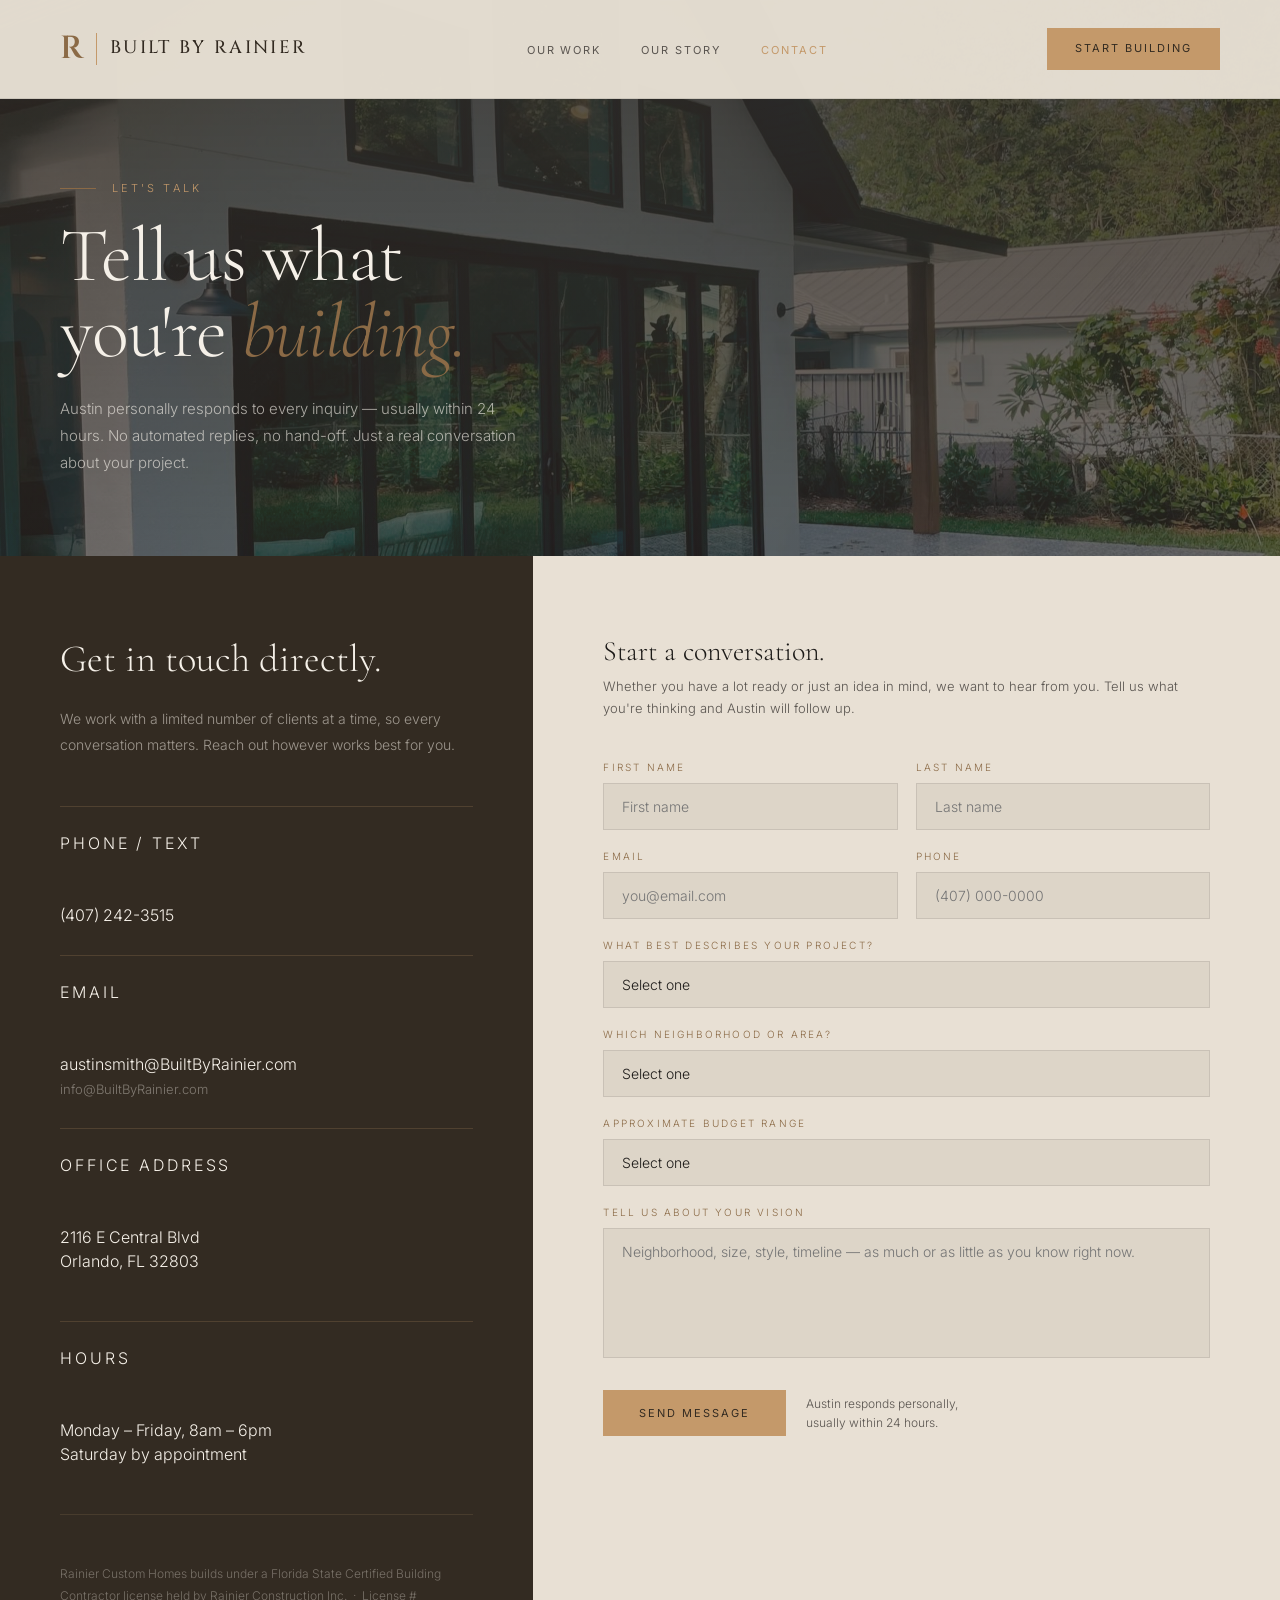
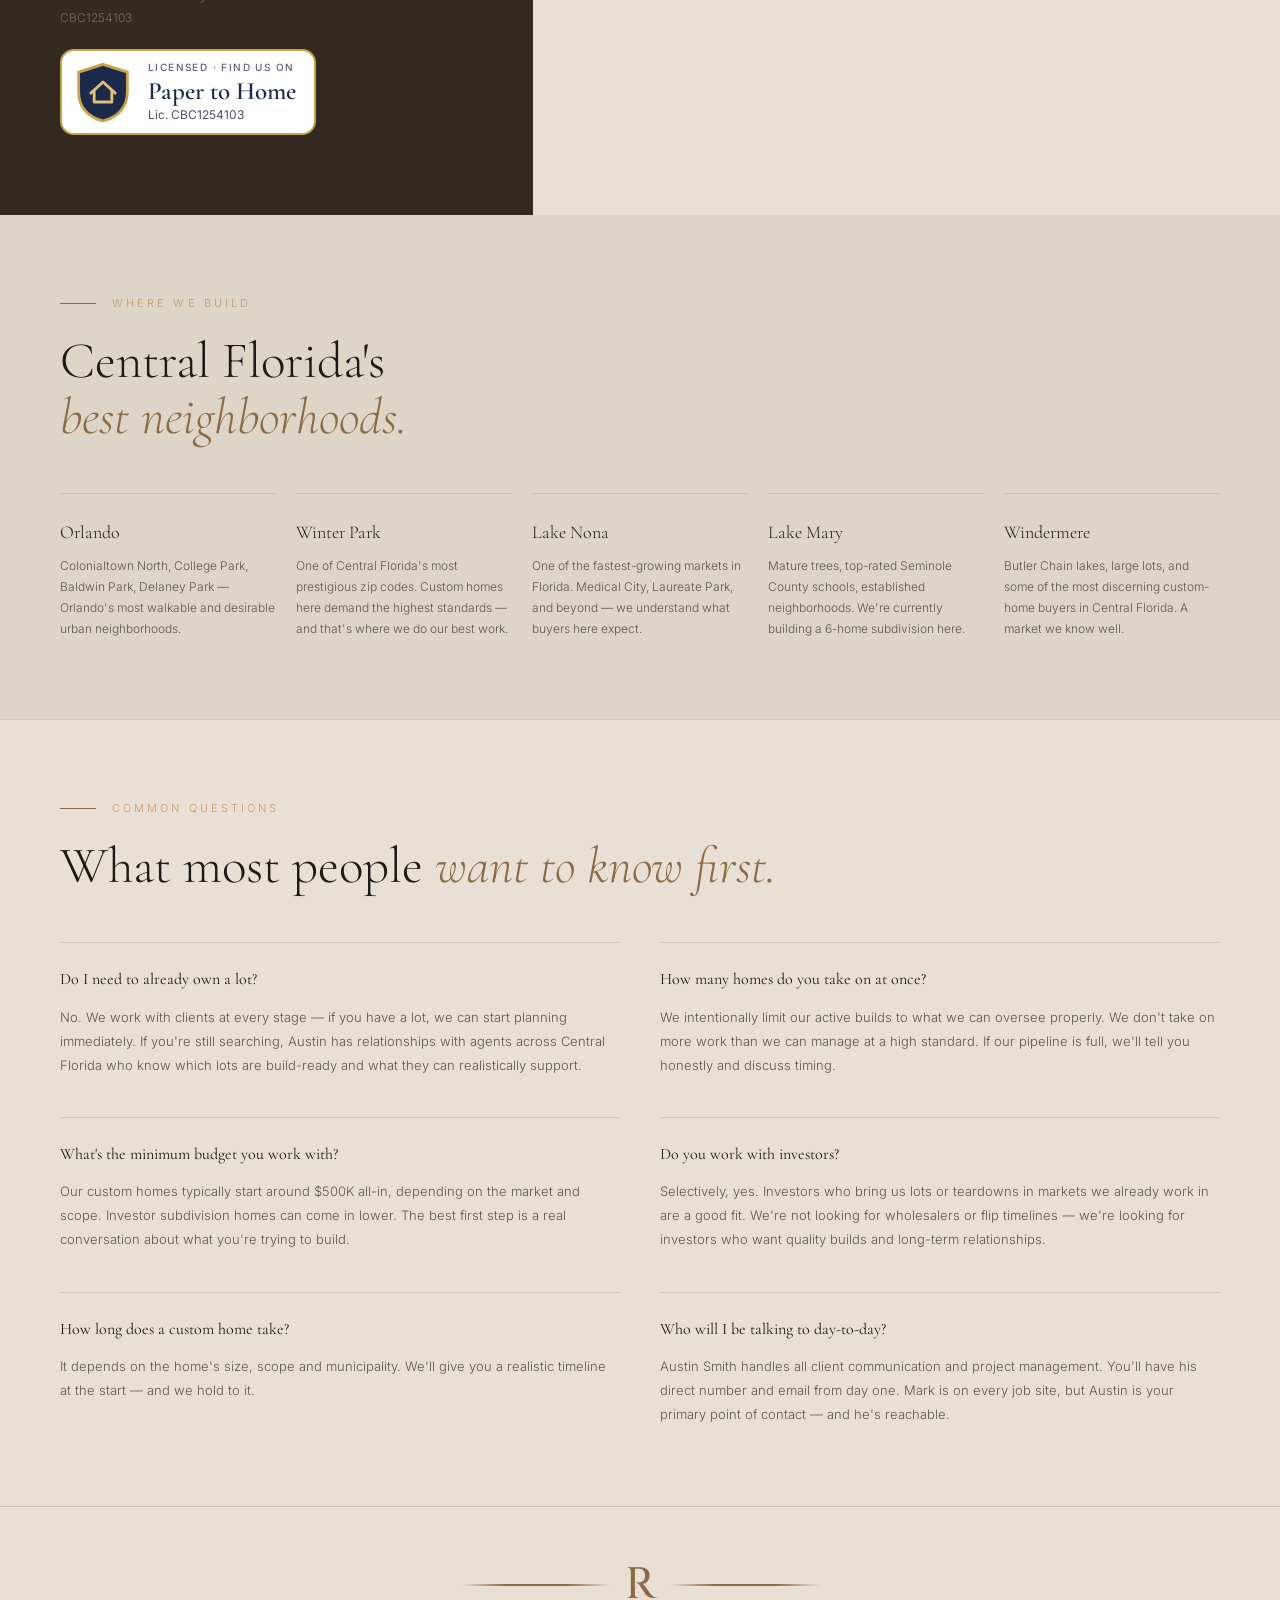
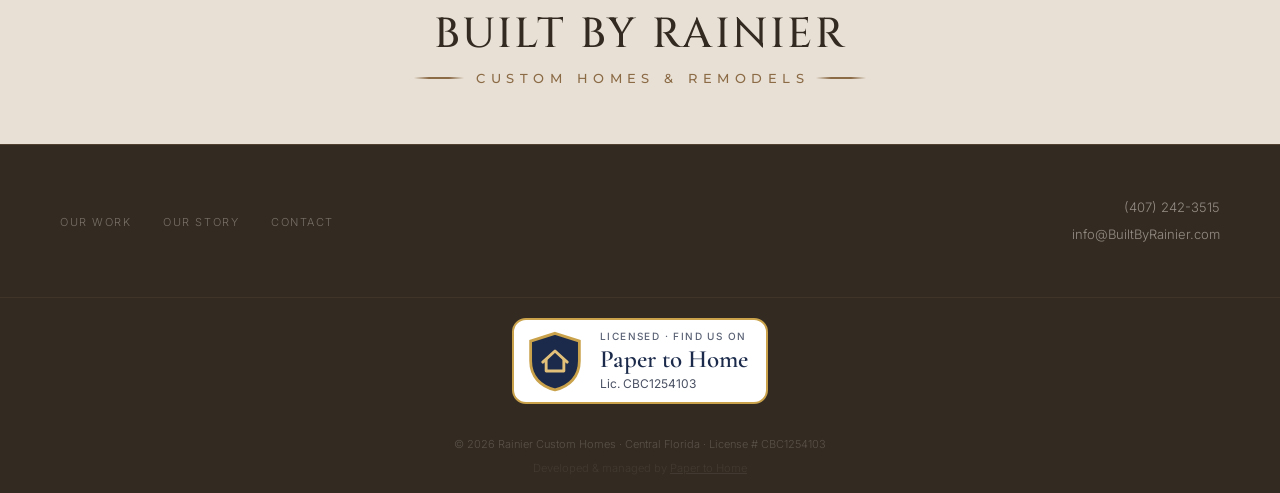
<file: contact.html>
<!DOCTYPE html>
<html lang="en">
<head>
  <meta charset="UTF-8" />
  <meta name="viewport" content="width=device-width, initial-scale=1.0" />
  <title>Contact | Rainier Custom Homes — Start Your Custom Build</title>
  <meta name="description" content="Ready to build a custom home in Orlando, Winter Park, Lake Nona, or Windermere? Contact Rainier Custom Homes — Austin Smith responds to every inquiry directly." />
  <link rel="canonical" href="https://builtbyrainier.com/contact.html" />
  <meta property="og:type" content="website" />
  <meta property="og:title" content="Contact | Rainier Custom Homes — Start Your Custom Build" />
  <meta property="og:description" content="Ready to build a custom home in Orlando, Winter Park, Lake Nona, or Windermere? Contact Rainier Custom Homes — Austin Smith responds to every inquiry directly." />
  <meta property="og:url" content="https://builtbyrainier.com/contact.html" />
  <meta property="og:image" content="https://builtbyrainier.com/assets/img/modern-farmhouse.jpg" />
  <link rel="preconnect" href="https://fonts.googleapis.com" />
  <link rel="preconnect" href="https://fonts.gstatic.com" crossorigin />
  <link href="https://fonts.googleapis.com/css2?family=Cormorant+Garamond:ital,wght@0,300;0,400;0,600;1,300;1,400&family=Inter:wght@300;400;500&family=Cinzel:wght@500;600&family=Montserrat:wght@500&display=swap" rel="stylesheet" />
  <link rel="stylesheet" href="css/style.css" />
  <style>
    .hero-page {
      background-image:
        linear-gradient(to bottom,
          rgba(51,43,34,0.85) 0%,
          rgba(51,43,34,0.65) 100%),
        url('assets/img/modern-farmhouse.jpg');
      min-height: 45vh;
    }

    /* CONTACT LAYOUT */
    .contact-main {
      background: var(--bg);
      display: grid;
      grid-template-columns: 1fr 1.4fr;
      min-height: 680px;
    }

    .contact-sidebar {
      background: var(--dark);
      padding: 80px 60px;
      display: flex;
      flex-direction: column;
      justify-content: space-between;
    }

    .contact-sidebar-top h2 {
      font-size: clamp(28px, 3vw, 42px);
      font-weight: 300;
      color: var(--ink-lt);
      line-height: 1.2;
      margin-bottom: 24px;
    }

    .contact-sidebar-top p {
      font-size: 14px;
      font-weight: 300;
      color: rgba(245,240,232,0.55);
      line-height: 1.85;
      margin-bottom: 48px;
    }

    .contact-method {
      border-top: 1px solid var(--rule-gold);
      padding-top: 24px;
      margin-bottom: 28px;
    }

    .contact-method-label {
      font-size: 9px;
      letter-spacing: .18em;
      text-transform: uppercase;
      color: var(--gold);
      margin-bottom: 8px;
    }

    .contact-method a,
    .contact-method p {
      font-size: 16px;
      font-weight: 300;
      color: var(--ink-lt);
      text-decoration: none;
      line-height: 1.5;
      display: block;
      transition: color 0.2s;
    }

    .contact-method a:hover { color: var(--gold); }

    .contact-sidebar-bottom {
      padding-top: 48px;
      border-top: 1px solid rgba(196,153,106,0.15);
    }

    .contact-sidebar-bottom p {
      font-size: 12px;
      font-weight: 300;
      color: rgba(245,240,232,0.35);
      line-height: 1.85;
    }

    /* FORM PANEL */
    .contact-form-panel {
      padding: 80px 70px;
    }

    .contact-form-panel h3 {
      font-size: 28px;
      font-weight: 300;
      color: var(--ink);
      margin-bottom: 8px;
    }

    .contact-form-panel .form-sub {
      font-size: 13px;
      font-weight: 300;
      color: var(--ink-mid);
      margin-bottom: 40px;
      line-height: 1.7;
    }

    .form-row {
      display: grid;
      grid-template-columns: 1fr 1fr;
      gap: 18px;
      margin-bottom: 18px;
    }

    .form-group {
      margin-bottom: 18px;
    }

    .form-group:last-of-type { margin-bottom: 0; }

    .form-submit {
      margin-top: 32px;
      display: flex;
      align-items: center;
      gap: 20px;
    }

    .form-note {
      font-size: 12px;
      font-weight: 300;
      color: var(--ink-mid);
      line-height: 1.6;
    }

    /* LOCATIONS */
    .locations {
      background: var(--bg-2);
      padding: 80px 60px;
    }

    .locations-grid {
      display: grid;
      grid-template-columns: repeat(5, 1fr);
      gap: 20px;
      margin-top: 48px;
    }

    .location-card {
      border-top: 1px solid var(--rule);
      padding-top: 24px;
    }

    .location-name {
      font-size: 18px;
      font-weight: 300;
      font-family: 'Cormorant Garamond', serif;
      color: var(--ink);
      margin-bottom: 8px;
    }

    .location-desc {
      font-size: 12px;
      font-weight: 300;
      color: var(--ink-mid);
      line-height: 1.75;
    }

    /* FAQ */
    .faq-section {
      background: var(--bg);
      padding: 80px 60px;
      border-top: 1px solid var(--rule);
    }

    .faq-grid {
      display: grid;
      grid-template-columns: 1fr 1fr;
      gap: 40px;
      margin-top: 48px;
    }

    .faq-item {
      border-top: 1px solid var(--rule);
      padding-top: 24px;
    }

    .faq-q {
      font-size: 16px;
      font-weight: 400;
      font-family: 'Cormorant Garamond', serif;
      color: var(--ink);
      margin-bottom: 12px;
    }

    .faq-a {
      font-size: 13px;
      font-weight: 300;
      color: var(--ink-mid);
      line-height: 1.85;
    }

    @media (max-width: 960px) {
      .contact-main { grid-template-columns: 1fr; }
      .contact-sidebar { padding: 60px 24px; }
      .contact-form-panel { padding: 60px 24px; }
      .form-row { grid-template-columns: 1fr; }
      .locations-grid { grid-template-columns: 1fr 1fr; }
      .faq-grid { grid-template-columns: 1fr; }
      .locations { padding: 60px 24px; }
      .faq-section { padding: 60px 24px; }
    }

    @media (max-width: 600px) {
      .locations-grid { grid-template-columns: 1fr; }
    }
  </style>
</head>
<body>

  <!-- NAV -->
  <nav id="nav" class="solid">
    <a href="index.html" class="nav-logo nav-logo--dark" aria-label="Built By Rainier home"><span class="logo-r">R</span><span class="logo-word">Built By Rainier</span></a>
    <ul class="nav-links nav-links--dark">
      <li><a href="work.html">Our Work</a></li>
      <li><a href="story.html">Our Story</a></li>
      <li><a href="contact.html" style="color:var(--gold);">Contact</a></li>
    </ul>
    <a href="#form" class="nav-cta">Start Building</a>
  </nav>

  <!-- HERO -->
  <section class="hero-page">
    <p class="hero-eyebrow">Let's Talk</p>
    <h1 class="hero-headline">Tell us what<br />you're <em>building.</em></h1>
    <p class="hero-sub" style="max-width:480px;">Austin personally responds to every inquiry — usually within 24 hours. No automated replies, no hand-off. Just a real conversation about your project.</p>
  </section>

  <!-- CONTACT MAIN -->
  <div class="contact-main">
    <!-- SIDEBAR -->
    <div class="contact-sidebar">
      <div class="contact-sidebar-top">
        <h2>Get in touch directly.</h2>
        <p>We work with a limited number of clients at a time, so every conversation matters. Reach out however works best for you.</p>

        <div class="contact-method">
          <p class="contact-method-label">Phone / Text</p>
          <a href="tel:4072423515">(407) 242-3515</a>
        </div>

        <div class="contact-method">
          <p class="contact-method-label">Email</p>
          <a href="mailto:austinsmith@BuiltByRainier.com">austinsmith@BuiltByRainier.com</a>
          <a href="mailto:info@BuiltByRainier.com" style="font-size:13px; color:rgba(245,240,232,0.4); margin-top:4px;">info@BuiltByRainier.com</a>
        </div>

        <div class="contact-method">
          <p class="contact-method-label">Office Address</p>
          <p>2116 E Central Blvd<br />Orlando, FL 32803</p>
        </div>

        <div class="contact-method">
          <p class="contact-method-label">Hours</p>
          <p>Monday – Friday, 8am – 6pm<br />Saturday by appointment</p>
        </div>
      </div>

      <div class="contact-sidebar-bottom">
        <p>Rainier Custom Homes builds under a Florida State Certified Building Contractor license held by Rainier Construction Inc. &nbsp;·&nbsp; License # CBC1254103</p>
        <div style="margin-top:20px;"><a class="p2h-badge" href="https://www.papertohome.com/contractors/brevard/rainier-construction-inc" title="Rainier Construction Inc on Paper to Home" aria-label="Licensed, find us on Paper to Home. License CBC1254103"><svg viewBox="0 0 56 56" aria-hidden="true"><path d="M28 3 50 10v18c0 14-9 23-22 26C15 51 6 42 6 28V10Z" fill="#1B2A4A" stroke="#C9A24B" stroke-width="2.5"/><g transform="translate(28 27)" fill="none" stroke="#E2C07A" stroke-width="2.6" stroke-linecap="round" stroke-linejoin="round"><path d="M-11 2 0 -8l11 10"/><path d="M-8 0v10h16V0"/></g></svg><span class="p2h-badge-text"><span class="p2h-badge-kicker">Licensed · Find us on</span><span class="p2h-badge-name">Paper to Home</span><span class="p2h-badge-lic">Lic. CBC1254103</span></span></a></div>
      </div>
    </div>

    <!-- FORM -->
    <form class="contact-form-panel" id="form" action="https://formsubmit.co/info@builtbyrainier.com" method="POST">
      <input type="hidden" name="_subject" value="New website inquiry (Contact page) — Built by Rainier" />
      <input type="hidden" name="_next" value="https://builtbyrainier.com/thanks.html" />
      <input type="hidden" name="_template" value="table" />
      <input type="hidden" name="_captcha" value="false" />
      <input type="text" name="_honey" style="display:none" tabindex="-1" autocomplete="off" />
      <h3>Start a conversation.</h3>
      <p class="form-sub">Whether you have a lot ready or just an idea in mind, we want to hear from you. Tell us what you're thinking and Austin will follow up.</p>

      <div class="form-row">
        <div class="contact-field">
          <label>First Name</label>
          <input type="text" name="first_name" required placeholder="First name" />
        </div>
        <div class="contact-field">
          <label>Last Name</label>
          <input type="text" name="last_name" placeholder="Last name" />
        </div>
      </div>

      <div class="form-row">
        <div class="contact-field">
          <label>Email</label>
          <input type="email" name="email" required placeholder="you@email.com" />
        </div>
        <div class="contact-field">
          <label>Phone</label>
          <input type="tel" name="phone" placeholder="(407) 000-0000" />
        </div>
      </div>

      <div class="contact-field" style="margin-bottom:18px;">
        <label>What best describes your project?</label>
        <select name="project_type">
          <option value="">Select one</option>
          <option>I have a lot and want to build a custom home</option>
          <option>I'm looking for a lot in a specific neighborhood</option>
          <option>I'm interested in an existing spec home</option>
          <option>I'm an investor with a lot or teardown</option>
          <option>Just exploring — want to learn more</option>
        </select>
      </div>

      <div class="contact-field" style="margin-bottom:18px;">
        <label>Which neighborhood or area?</label>
        <select name="area">
          <option value="">Select one</option>
          <option>Orlando</option>
          <option>Winter Park</option>
          <option>Lake Nona</option>
          <option>Lake Mary</option>
          <option>Windermere</option>
          <option>Leesburg</option>
          <option>Other Central Florida</option>
          <option>Not sure yet</option>
        </select>
      </div>

      <div class="contact-field" style="margin-bottom:18px;">
        <label>Approximate budget range</label>
        <select name="budget">
          <option value="">Select one</option>
          <option>Under $500K</option>
          <option>$500K – $750K</option>
          <option>$750K – $1M</option>
          <option>$1M – $1.5M</option>
          <option>$1.5M – $2M</option>
          <option>$2M+</option>
          <option>Investor — flexible depending on project</option>
        </select>
      </div>

      <div class="contact-field" style="margin-bottom:0;">
        <label>Tell us about your vision</label>
        <textarea name="message" placeholder="Neighborhood, size, style, timeline — as much or as little as you know right now." style="height:130px;"></textarea>
      </div>

      <div class="form-submit">
        <button type="submit" class="btn-gold" style="cursor:pointer; border:none;">Send Message</button>
        <p class="form-note">Austin responds personally,<br />usually within 24 hours.</p>
      </div>
    </form>
  </div>

  <!-- MARKETS WE SERVE -->
  <section class="locations">
    <p class="section-label">Where We Build</p>
    <h2 class="section-headline">Central Florida's<br /><em>best neighborhoods.</em></h2>

    <div class="locations-grid">
      <div class="location-card">
        <p class="location-name">Orlando</p>
        <p class="location-desc">Colonialtown North, College Park, Baldwin Park, Delaney Park — Orlando's most walkable and desirable urban neighborhoods.</p>
      </div>
      <div class="location-card">
        <p class="location-name">Winter Park</p>
        <p class="location-desc">One of Central Florida's most prestigious zip codes. Custom homes here demand the highest standards — and that's where we do our best work.</p>
      </div>
      <div class="location-card">
        <p class="location-name">Lake Nona</p>
        <p class="location-desc">One of the fastest-growing markets in Florida. Medical City, Laureate Park, and beyond — we understand what buyers here expect.</p>
      </div>
      <div class="location-card">
        <p class="location-name">Lake Mary</p>
        <p class="location-desc">Mature trees, top-rated Seminole County schools, established neighborhoods. We're currently building a 6-home subdivision here.</p>
      </div>
      <div class="location-card">
        <p class="location-name">Windermere</p>
        <p class="location-desc">Butler Chain lakes, large lots, and some of the most discerning custom-home buyers in Central Florida. A market we know well.</p>
      </div>
    </div>
  </section>

  <!-- FAQ -->
  <section class="faq-section">
    <p class="section-label">Common Questions</p>
    <h2 class="section-headline" style="margin-bottom:0;">What most people <em>want to know first.</em></h2>

    <div class="faq-grid">
      <div class="faq-item">
        <p class="faq-q">Do I need to already own a lot?</p>
        <p class="faq-a">No. We work with clients at every stage — if you have a lot, we can start planning immediately. If you're still searching, Austin has relationships with agents across Central Florida who know which lots are build-ready and what they can realistically support.</p>
      </div>
      <div class="faq-item">
        <p class="faq-q">How many homes do you take on at once?</p>
        <p class="faq-a">We intentionally limit our active builds to what we can oversee properly. We don't take on more work than we can manage at a high standard. If our pipeline is full, we'll tell you honestly and discuss timing.</p>
      </div>
      <div class="faq-item">
        <p class="faq-q">What's the minimum budget you work with?</p>
        <p class="faq-a">Our custom homes typically start around $500K all-in, depending on the market and scope. Investor subdivision homes can come in lower. The best first step is a real conversation about what you're trying to build.</p>
      </div>
      <div class="faq-item">
        <p class="faq-q">Do you work with investors?</p>
        <p class="faq-a">Selectively, yes. Investors who bring us lots or teardowns in markets we already work in are a good fit. We're not looking for wholesalers or flip timelines — we're looking for investors who want quality builds and long-term relationships.</p>
      </div>
      <div class="faq-item">
        <p class="faq-q">How long does a custom home take?</p>
        <p class="faq-a">It depends on the home's size, scope and municipality. We'll give you a realistic timeline at the start — and we hold to it.</p>
      </div>
      <div class="faq-item">
        <p class="faq-q">Who will I be talking to day-to-day?</p>
        <p class="faq-a">Austin Smith handles all client communication and project management. You'll have his direct number and email from day one. Mark is on every job site, but Austin is your primary point of contact — and he's reachable.</p>
      </div>
    </div>
  </section>

  <!-- FOOTER -->
  <div class="brand-band"><div class="brand-stack" aria-label="Built By Rainier, Custom Homes and Remodels"><div class="bs-mark"><span class="bs-ln"></span><span class="bs-r">R</span><span class="bs-ln"></span></div><div class="bs-word">Built By Rainier</div><div class="bs-tag"><span class="bs-ln"></span><span>Custom Homes &amp; Remodels</span><span class="bs-ln"></span></div></div></div>
  <footer>
        <ul class="footer-nav">
      <li><a href="work.html">Our Work</a></li>
      <li><a href="story.html">Our Story</a></li>
      <li><a href="contact.html">Contact</a></li>
    </ul>
    <div class="footer-contact">
      <a href="tel:4072423515">(407) 242-3515</a>
      <a href="mailto:info@BuiltByRainier.com">info@BuiltByRainier.com</a>
    </div>
  </footer>
  <div style="background:var(--dark); padding:16px 60px; border-top:1px solid rgba(196,153,106,0.08);">
    <div class="p2h-badge-wrap"><a class="p2h-badge" href="https://www.papertohome.com/contractors/brevard/rainier-construction-inc" title="Rainier Construction Inc on Paper to Home" aria-label="Licensed, find us on Paper to Home. License CBC1254103"><svg viewBox="0 0 56 56" aria-hidden="true"><path d="M28 3 50 10v18c0 14-9 23-22 26C15 51 6 42 6 28V10Z" fill="#1B2A4A" stroke="#C9A24B" stroke-width="2.5"/><g transform="translate(28 27)" fill="none" stroke="#E2C07A" stroke-width="2.6" stroke-linecap="round" stroke-linejoin="round"><path d="M-11 2 0 -8l11 10"/><path d="M-8 0v10h16V0"/></g></svg><span class="p2h-badge-text"><span class="p2h-badge-kicker">Licensed · Find us on</span><span class="p2h-badge-name">Paper to Home</span><span class="p2h-badge-lic">Lic. CBC1254103</span></span></a></div>
    <p class="footer-copy">© 2026 Rainier Custom Homes · Central Florida · License # CBC1254103</p>
    <p class="footer-copy" style="margin-top:6px; opacity:0.4; font-size:0.7rem;">Developed &amp; managed by <a href="https://www.papertohome.com" target="_blank" style="color:inherit;">Paper to Home</a></p>
  </div>

  <script>
    const nav = document.getElementById('nav');
    window.addEventListener('scroll', () => {
      if (nav.classList.contains('solid')) return;
      nav.classList.toggle('scrolled', window.scrollY > 60);
    });
  </script>

</body>
</html>
</file>
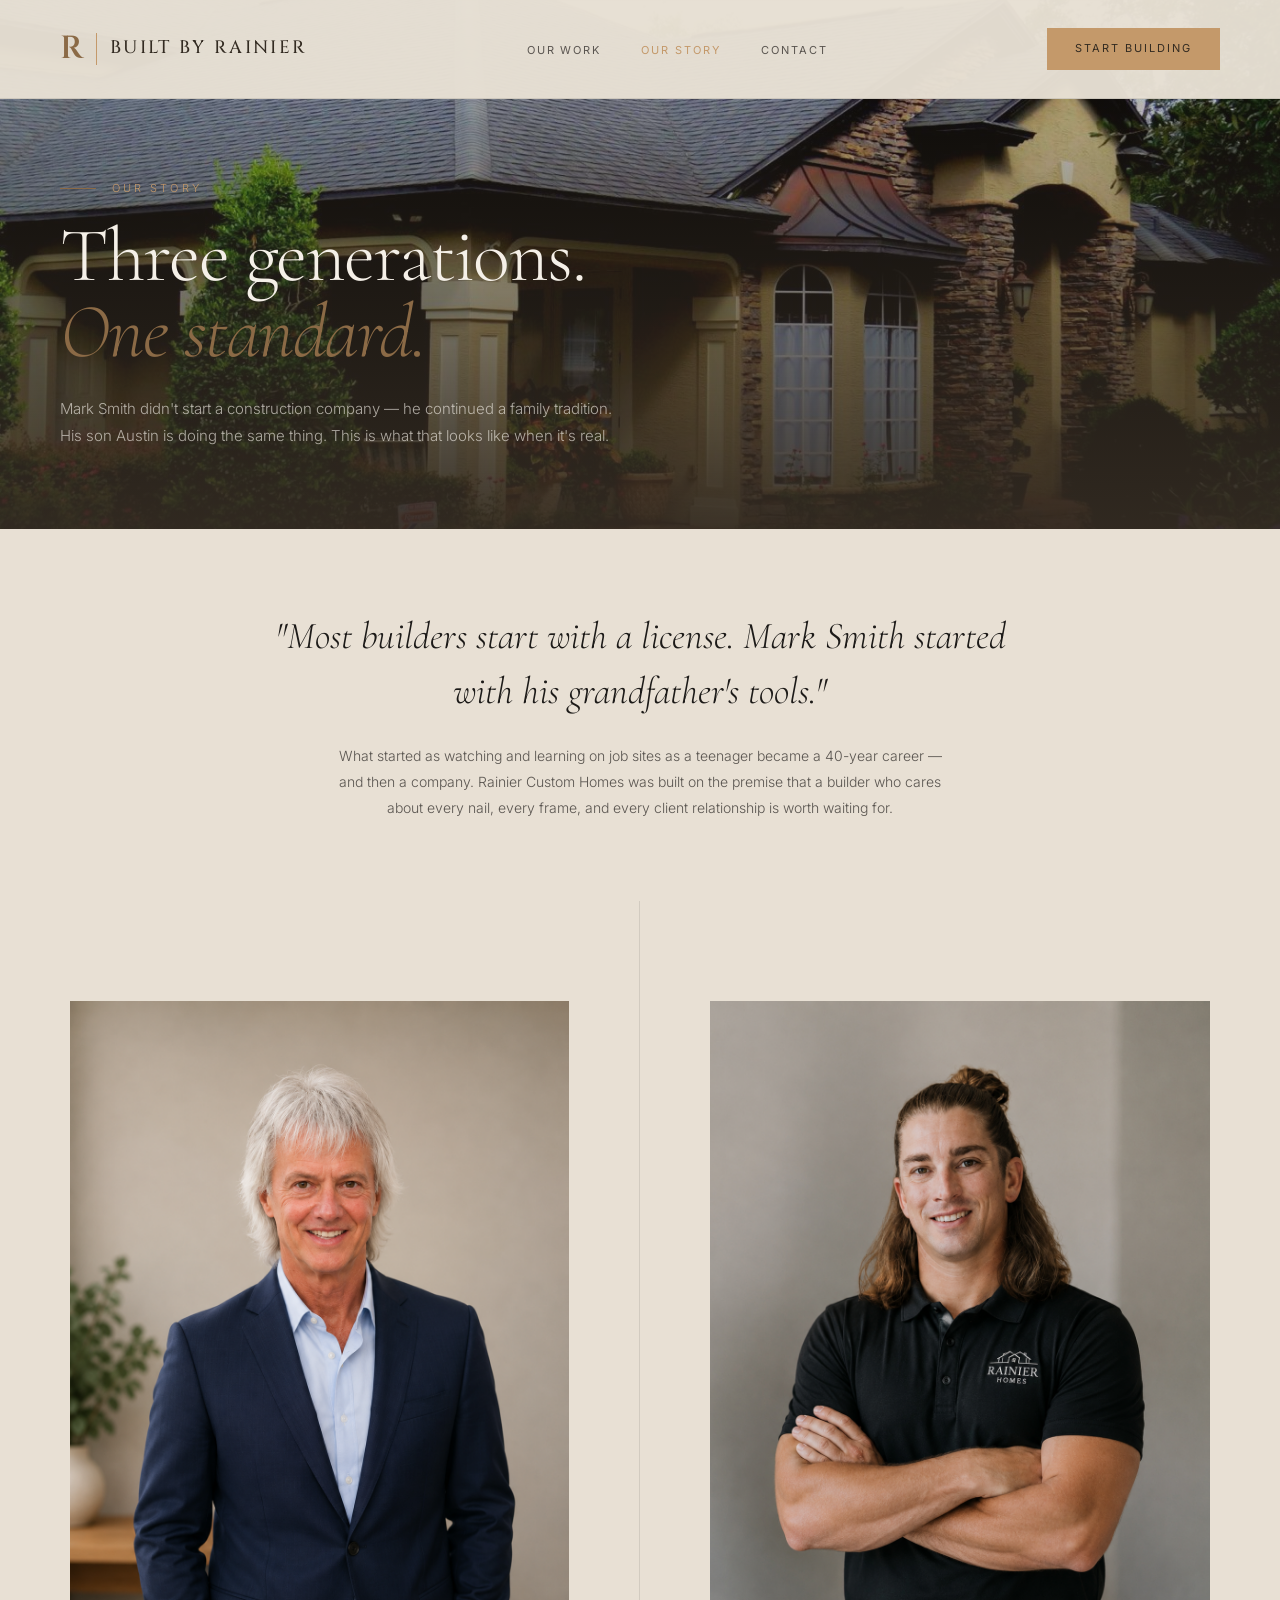
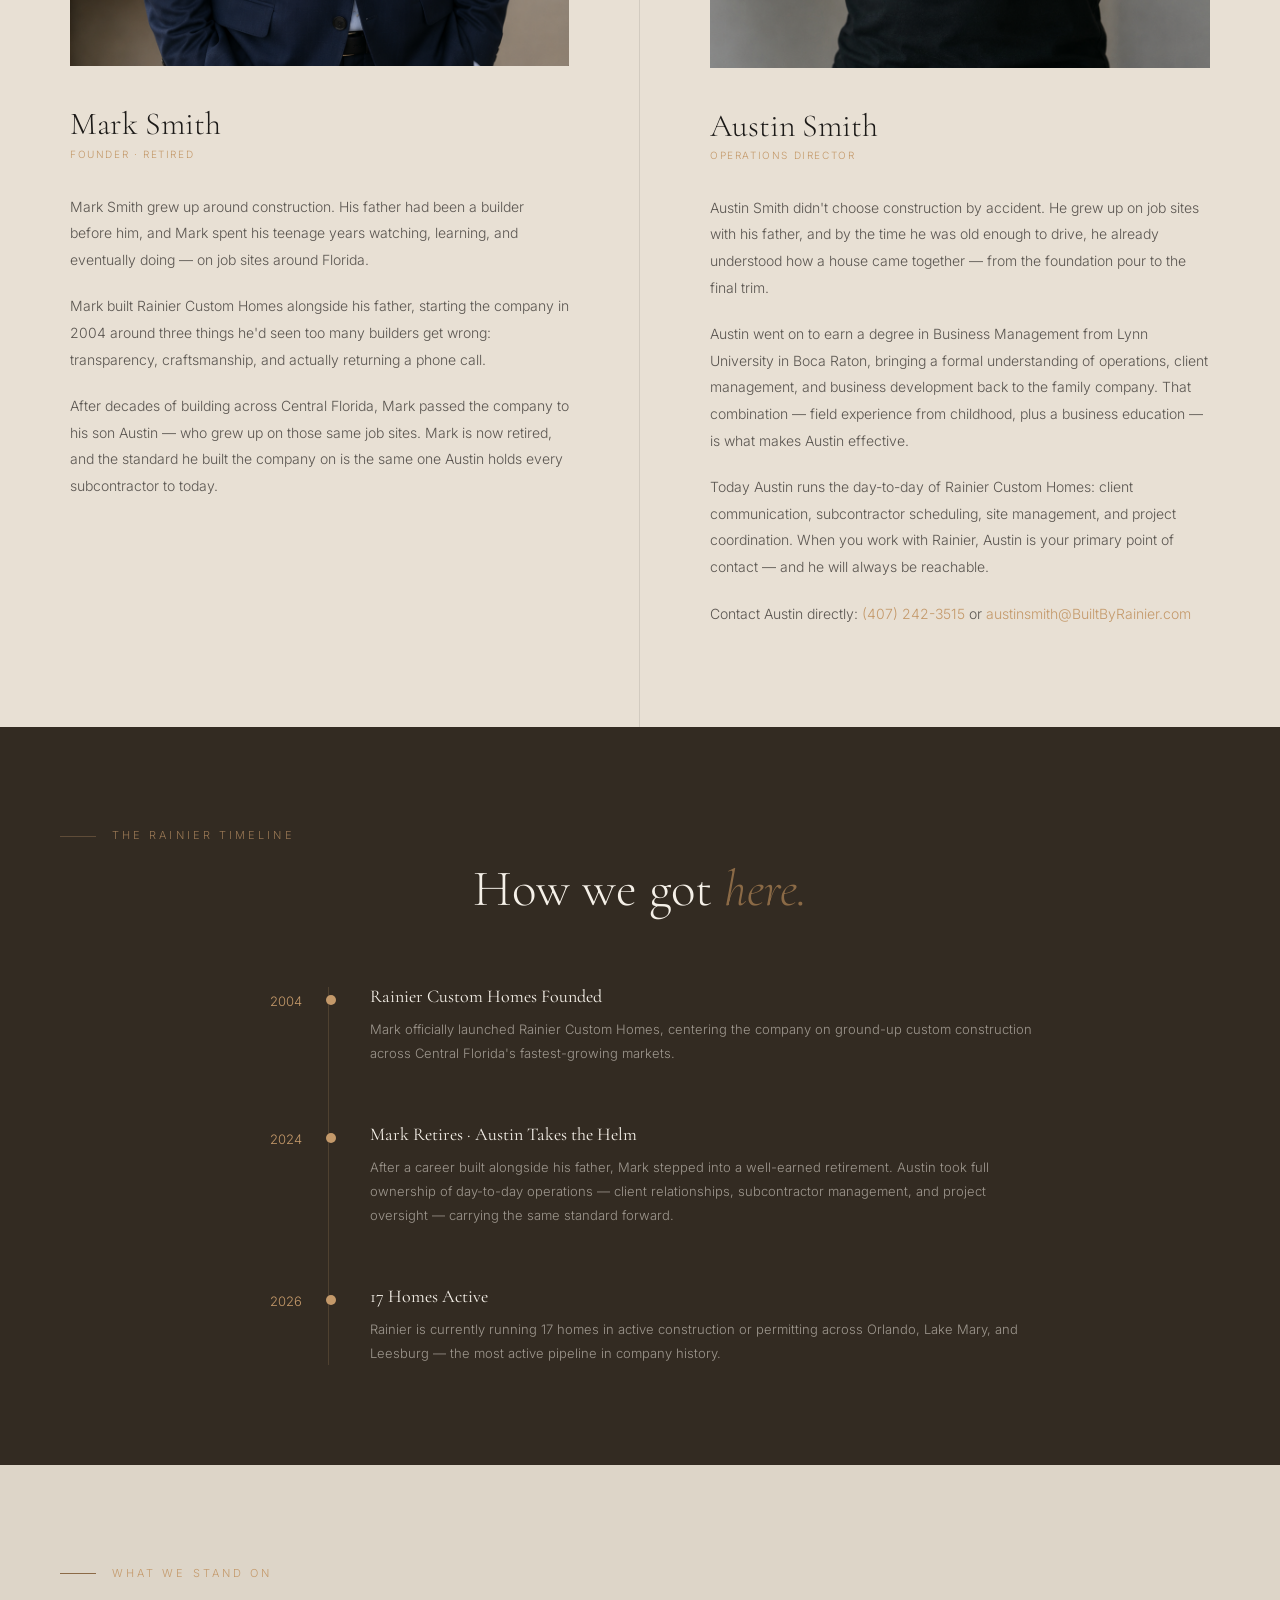
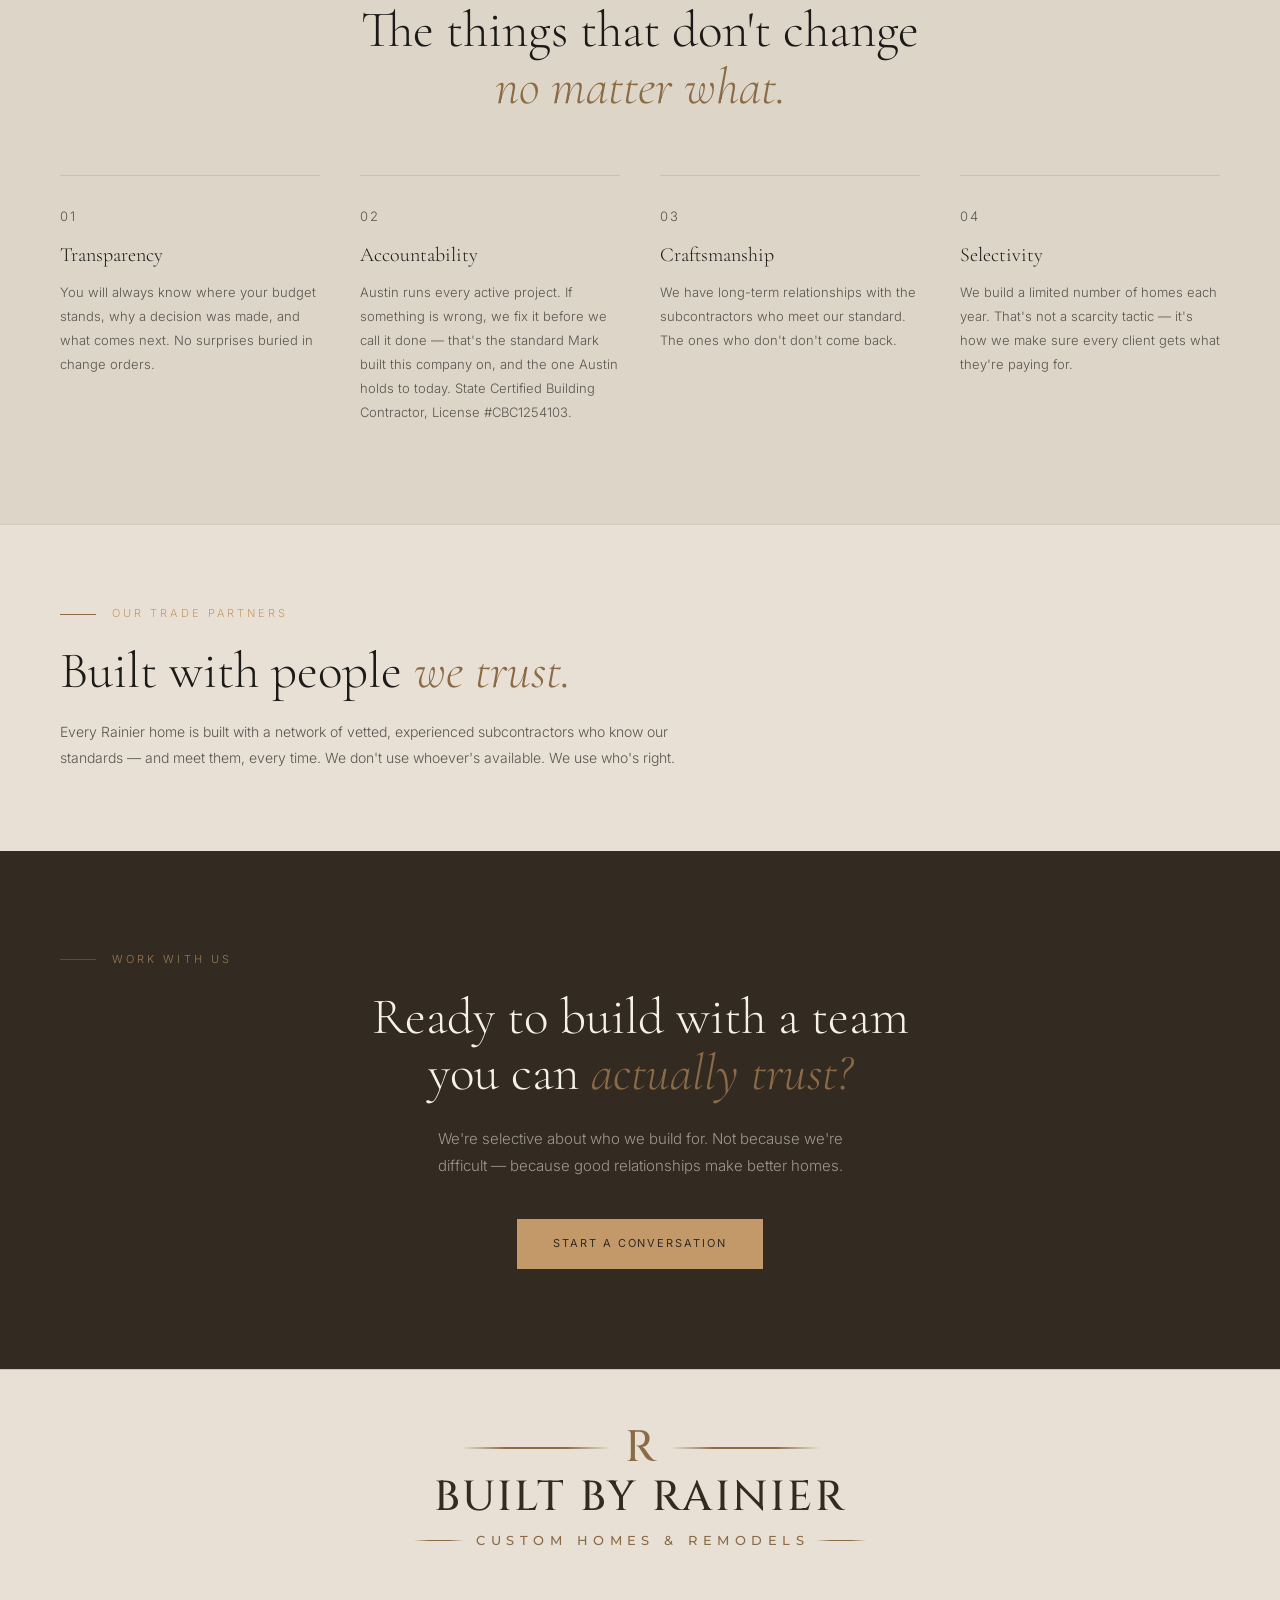
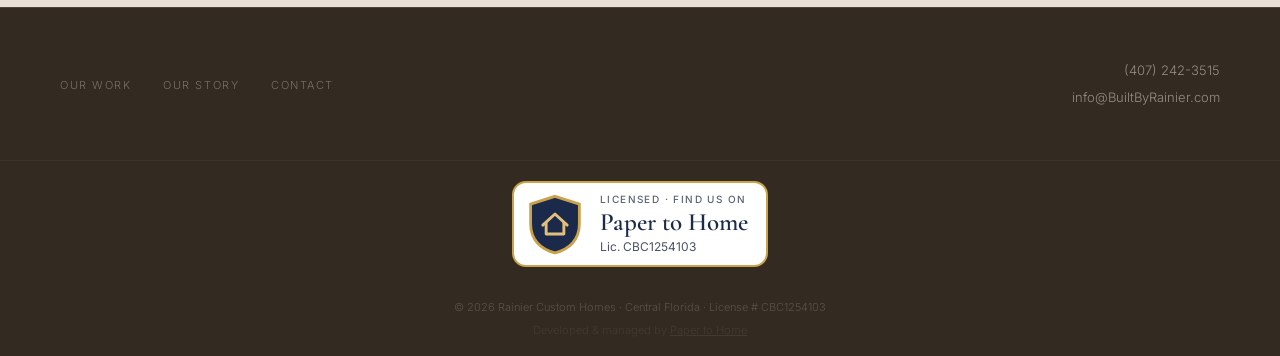
<file: story.html>
<!DOCTYPE html>
<html lang="en">
<head>
  <meta charset="UTF-8" />
  <meta name="viewport" content="width=device-width, initial-scale=1.0" />
  <title>Our Story | Rainier Custom Homes — Built by the Smith Family, Central Florida</title>
  <meta name="description" content="Mark Smith built Rainier Custom Homes alongside his father. Now retired, Mark passed the business to his son Austin — who runs every project. This is that story." />
  <link rel="canonical" href="https://builtbyrainier.com/story.html" />
  <meta property="og:type" content="website" />
  <meta property="og:title" content="Our Story | Rainier Custom Homes — Built by the Smith Family, Central Florida" />
  <meta property="og:description" content="Mark Smith built Rainier Custom Homes alongside his father. Now retired, Mark passed the business to his son Austin — who runs every project. This is that story." />
  <meta property="og:url" content="https://builtbyrainier.com/story.html" />
  <meta property="og:image" content="https://builtbyrainier.com/assets/img/stone-estate.jpg" />
  <link rel="preconnect" href="https://fonts.googleapis.com" />
  <link rel="preconnect" href="https://fonts.gstatic.com" crossorigin />
  <link href="https://fonts.googleapis.com/css2?family=Cormorant+Garamond:ital,wght@0,300;0,400;0,600;1,300;1,400&family=Inter:wght@300;400;500&family=Cinzel:wght@500;600&family=Montserrat:wght@500&display=swap" rel="stylesheet" />
  <link rel="stylesheet" href="css/style.css" />
  <style>
    .hero-page {
      background-image:
        linear-gradient(to top,
          rgba(51,43,34,0.95) 0%,
          rgba(51,43,34,0.55) 50%,
          rgba(51,43,34,0.15) 100%),
        url('assets/img/stone-estate.jpg');
    }

    /* FOUNDERS SPLIT */
    .founders {
      background: var(--bg);
      display: grid;
      grid-template-columns: 1fr 1fr;
    }

    .founder {
      padding: 100px 70px;
      border-right: 1px solid var(--rule);
    }
    .founder:last-child { border-right: none; }

    .founder-photo {
      width: 100%;
      aspect-ratio: 3/4;
      background-size: cover;
      background-position: center top;
      margin-bottom: 40px;
    }

    .founder-name {
      font-size: 32px;
      font-weight: 300;
      color: var(--ink);
      margin-bottom: 4px;
    }

    .founder-title {
      font-size: 10px;
      letter-spacing: .16em;
      text-transform: uppercase;
      color: var(--gold);
      margin-bottom: 32px;
    }

    .founder-body {
      font-size: 14px;
      font-weight: 300;
      color: var(--ink-mid);
      line-height: 1.9;
    }

    .founder-body p { margin-bottom: 20px; }
    .founder-body p:last-child { margin-bottom: 0; }

    /* TIMELINE */
    .timeline-section {
      background: var(--dark);
      padding: 100px 60px;
    }

    .timeline {
      max-width: 800px;
      margin: 0 auto;
      position: relative;
    }

    .timeline::before {
      content: '';
      position: absolute;
      left: 88px;
      top: 0;
      bottom: 0;
      width: 1px;
      background: var(--rule-gold);
    }

    .timeline-item {
      display: grid;
      grid-template-columns: 90px 1fr;
      gap: 40px;
      padding-bottom: 60px;
    }

    .timeline-item:last-child { padding-bottom: 0; }

    .timeline-year {
      font-size: 13px;
      font-weight: 300;
      color: var(--gold);
      padding-top: 4px;
      text-align: right;
      padding-right: 28px;
      position: relative;
    }

    .timeline-year::after {
      content: '';
      position: absolute;
      right: -6px;
      top: 8px;
      width: 10px;
      height: 10px;
      border-radius: 50%;
      background: var(--gold);
    }

    .timeline-content h4 {
      font-size: 18px;
      font-weight: 400;
      color: var(--ink-lt);
      margin-bottom: 10px;
    }

    .timeline-content p {
      font-size: 13px;
      font-weight: 300;
      color: rgba(245,240,232,0.55);
      line-height: 1.85;
    }

    /* VALUES */
    .values-section {
      background: var(--bg-2);
      padding: 100px 60px;
    }

    .values-grid {
      display: grid;
      grid-template-columns: repeat(4, 1fr);
      gap: 40px;
      margin-top: 60px;
    }

    .value {
      border-top: 1px solid var(--rule);
      padding-top: 28px;
    }

    .value-num {
      font-size: 11px;
      letter-spacing: .12em;
      color: var(--gold);
      margin-bottom: 16px;
    }

    .value h4 {
      font-size: 20px;
      font-weight: 300;
      color: var(--ink);
      margin-bottom: 14px;
      font-family: 'Cormorant Garamond', serif;
    }

    .value p {
      font-size: 13px;
      font-weight: 300;
      color: var(--ink-mid);
      line-height: 1.85;
    }

    /* SUBCONTRACTORS */
    .trade-section {
      background: var(--bg);
      padding: 80px 60px;
      border-top: 1px solid var(--rule);
    }

    /* RESPONSIVE */
    @media (max-width: 960px) {
      .founders { grid-template-columns: 1fr; }
      .founder { padding: 60px 24px; border-right: none; border-bottom: 1px solid var(--rule); }
      .founder:last-child { border-bottom: none; }
      .values-grid { grid-template-columns: 1fr 1fr; }
      .timeline::before { left: 66px; }
      .timeline-item { grid-template-columns: 70px 1fr; gap: 20px; }
      .timeline-section { padding: 60px 24px; }
      .values-section { padding: 60px 24px; }
      .trade-section { padding: 60px 24px; }
    }

    @media (max-width: 600px) {
      .values-grid { grid-template-columns: 1fr; }
    }
  </style>
</head>
<body>

  <!-- NAV -->
  <nav id="nav" class="solid">
    <a href="index.html" class="nav-logo nav-logo--dark" aria-label="Built By Rainier home"><span class="logo-r">R</span><span class="logo-word">Built By Rainier</span></a>
    <ul class="nav-links nav-links--dark">
      <li><a href="work.html">Our Work</a></li>
      <li><a href="story.html" style="color:var(--gold);">Our Story</a></li>
      <li><a href="contact.html">Contact</a></li>
    </ul>
    <a href="contact.html" class="nav-cta">Start Building</a>
  </nav>

  <!-- HERO -->
  <section class="hero-page">
    <p class="hero-eyebrow">Our Story</p>
    <h1 class="hero-headline">Three generations.<br /><em>One standard.</em></h1>
    <p class="hero-sub" style="max-width:560px;">Mark Smith didn't start a construction company — he continued a family tradition. His son Austin is doing the same thing. This is what that looks like when it's real.</p>
  </section>

  <!-- INTRO PULL QUOTE -->
  <section style="background:var(--bg); padding:80px 60px; max-width:900px; margin:0 auto; text-align:center;">
    <blockquote style="font-size:clamp(24px,3vw,38px); font-weight:300; font-style:italic; font-family:'Cormorant Garamond',serif; color:var(--ink); line-height:1.45; margin-bottom:24px;">
      "Most builders start with a license. Mark Smith started with his grandfather's tools."
    </blockquote>
    <p style="font-size:14px; font-weight:300; color:var(--ink-mid); line-height:1.85; max-width:620px; margin:0 auto;">What started as watching and learning on job sites as a teenager became a 40-year career — and then a company. Rainier Custom Homes was built on the premise that a builder who cares about every nail, every frame, and every client relationship is worth waiting for.</p>
  </section>

  <!-- FOUNDERS -->
  <div class="founders">
    <!-- MARK -->
    <div class="founder">
      <div class="founder-photo" style="background-image:url('assets/marc.png');"></div>
      <h2 class="founder-name">Mark Smith</h2>
      <p class="founder-title">Founder · Retired</p>
      <div class="founder-body">
        <p>Mark Smith grew up around construction. His father had been a builder before him, and Mark spent his teenage years watching, learning, and eventually doing — on job sites around Florida.</p>
        <p>Mark built Rainier Custom Homes alongside his father, starting the company in 2004 around three things he'd seen too many builders get wrong: transparency, craftsmanship, and actually returning a phone call.</p>
        <p>After decades of building across Central Florida, Mark passed the company to his son Austin — who grew up on those same job sites. Mark is now retired, and the standard he built the company on is the same one Austin holds every subcontractor to today.</p>
      </div>
    </div>

    <!-- AUSTIN -->
    <div class="founder">
      <div class="founder-photo" style="background-image:url('assets/austin.png');"></div>
      <h2 class="founder-name">Austin Smith</h2>
      <p class="founder-title">Operations Director</p>
      <div class="founder-body">
        <p>Austin Smith didn't choose construction by accident. He grew up on job sites with his father, and by the time he was old enough to drive, he already understood how a house came together — from the foundation pour to the final trim.</p>
        <p>Austin went on to earn a degree in Business Management from Lynn University in Boca Raton, bringing a formal understanding of operations, client management, and business development back to the family company. That combination — field experience from childhood, plus a business education — is what makes Austin effective.</p>
        <p>Today Austin runs the day-to-day of Rainier Custom Homes: client communication, subcontractor scheduling, site management, and project coordination. When you work with Rainier, Austin is your primary point of contact — and he will always be reachable.</p>
        <p>Contact Austin directly: <a href="tel:4072423515" style="color:var(--gold); text-decoration:none;">(407) 242-3515</a> or <a href="mailto:austinsmith@BuiltByRainier.com" style="color:var(--gold); text-decoration:none;">austinsmith@BuiltByRainier.com</a></p>
      </div>
    </div>
  </div>


  <!-- TIMELINE -->
  <section class="timeline-section">
    <p class="section-label section-label--dark" style="text-align:center; margin-bottom:16px;">The Rainier Timeline</p>
    <h2 class="section-headline" style="color:var(--ink-lt); text-align:center; margin-bottom:70px;">How we got <em>here.</em></h2>

    <div class="timeline">
      <div class="timeline-item">
        <div class="timeline-year">2004</div>
        <div class="timeline-content">
          <h4>Rainier Custom Homes Founded</h4>
          <p>Mark officially launched Rainier Custom Homes, centering the company on ground-up custom construction across Central Florida's fastest-growing markets.</p>
        </div>
      </div>
      <div class="timeline-item">
        <div class="timeline-year">2024</div>
        <div class="timeline-content">
          <h4>Mark Retires · Austin Takes the Helm</h4>
          <p>After a career built alongside his father, Mark stepped into a well-earned retirement. Austin took full ownership of day-to-day operations — client relationships, subcontractor management, and project oversight — carrying the same standard forward.</p>
        </div>
      </div>
      <div class="timeline-item">
        <div class="timeline-year">2026</div>
        <div class="timeline-content">
          <h4>17 Homes Active</h4>
          <p>Rainier is currently running 17 homes in active construction or permitting across Orlando, Lake Mary, and Leesburg — the most active pipeline in company history.</p>
        </div>
      </div>
    </div>
  </section>

  <!-- VALUES -->
  <section class="values-section">
    <p class="section-label" style="text-align:center;">What We Stand On</p>
    <h2 class="section-headline" style="text-align:center; margin:0 auto 0; max-width:600px;">The things that don't change <em>no matter what.</em></h2>
    <div class="values-grid">
      <div class="value">
        <p class="value-num">01</p>
        <h4>Transparency</h4>
        <p>You will always know where your budget stands, why a decision was made, and what comes next. No surprises buried in change orders.</p>
      </div>
      <div class="value">
        <p class="value-num">02</p>
        <h4>Accountability</h4>
        <p>Austin runs every active project. If something is wrong, we fix it before we call it done — that's the standard Mark built this company on, and the one Austin holds to today. State Certified Building Contractor, License #CBC1254103.</p>
      </div>
      <div class="value">
        <p class="value-num">03</p>
        <h4>Craftsmanship</h4>
        <p>We have long-term relationships with the subcontractors who meet our standard. The ones who don't don't come back.</p>
      </div>
      <div class="value">
        <p class="value-num">04</p>
        <h4>Selectivity</h4>
        <p>We build a limited number of homes each year. That's not a scarcity tactic — it's how we make sure every client gets what they're paying for.</p>
      </div>
    </div>
  </section>

  <!-- TRADE PARTNERS -->
  <section class="trade-section">
    <p class="section-label">Our Trade Partners</p>
    <h2 class="section-headline" style="margin-bottom:20px;">Built with people <em>we trust.</em></h2>
    <p style="font-size:14px; font-weight:300; color:var(--ink-mid); line-height:1.85; max-width:640px; margin-bottom:0;">Every Rainier home is built with a network of vetted, experienced subcontractors who know our standards — and meet them, every time. We don't use whoever's available. We use who's right.</p>
  </section>

  <!-- CTA -->
  <section style="background:var(--dark); padding:100px 60px; text-align:center;">
    <p class="section-label section-label--dark">Work With Us</p>
    <h2 class="section-headline" style="color:var(--ink-lt); margin:0 auto 24px; max-width:600px;">Ready to build with a team<br />you can <em>actually trust?</em></h2>
    <p style="font-size:15px; font-weight:300; color:rgba(245,240,232,0.55); max-width:420px; margin:0 auto 40px; line-height:1.8;">We're selective about who we build for. Not because we're difficult — because good relationships make better homes.</p>
    <a href="contact.html" class="btn-gold">Start a Conversation</a>
  </section>

  <!-- FOOTER -->
  <div class="brand-band"><div class="brand-stack" aria-label="Built By Rainier, Custom Homes and Remodels"><div class="bs-mark"><span class="bs-ln"></span><span class="bs-r">R</span><span class="bs-ln"></span></div><div class="bs-word">Built By Rainier</div><div class="bs-tag"><span class="bs-ln"></span><span>Custom Homes &amp; Remodels</span><span class="bs-ln"></span></div></div></div>
  <footer>
        <ul class="footer-nav">
      <li><a href="work.html">Our Work</a></li>
      <li><a href="story.html">Our Story</a></li>
      <li><a href="contact.html">Contact</a></li>
    </ul>
    <div class="footer-contact">
      <a href="tel:4072423515">(407) 242-3515</a>
      <a href="mailto:info@BuiltByRainier.com">info@BuiltByRainier.com</a>
    </div>
  </footer>
  <div style="background:var(--dark); padding:16px 60px; border-top:1px solid rgba(196,153,106,0.08);">
    <div class="p2h-badge-wrap"><a class="p2h-badge" href="https://www.papertohome.com/contractors/brevard/rainier-construction-inc" title="Rainier Construction Inc on Paper to Home" aria-label="Licensed, find us on Paper to Home. License CBC1254103"><svg viewBox="0 0 56 56" aria-hidden="true"><path d="M28 3 50 10v18c0 14-9 23-22 26C15 51 6 42 6 28V10Z" fill="#1B2A4A" stroke="#C9A24B" stroke-width="2.5"/><g transform="translate(28 27)" fill="none" stroke="#E2C07A" stroke-width="2.6" stroke-linecap="round" stroke-linejoin="round"><path d="M-11 2 0 -8l11 10"/><path d="M-8 0v10h16V0"/></g></svg><span class="p2h-badge-text"><span class="p2h-badge-kicker">Licensed · Find us on</span><span class="p2h-badge-name">Paper to Home</span><span class="p2h-badge-lic">Lic. CBC1254103</span></span></a></div>
    <p class="footer-copy">© 2026 Rainier Custom Homes · Central Florida · License # CBC1254103</p>
    <p class="footer-copy" style="margin-top:6px; opacity:0.4; font-size:0.7rem;">Developed &amp; managed by <a href="https://www.papertohome.com" target="_blank" style="color:inherit;">Paper to Home</a></p>
  </div>

  <script>
    const nav = document.getElementById('nav');
    window.addEventListener('scroll', () => {
      if (nav.classList.contains('solid')) return;
      nav.classList.toggle('scrolled', window.scrollY > 60);
    });
  </script>

</body>
</html>
</file>
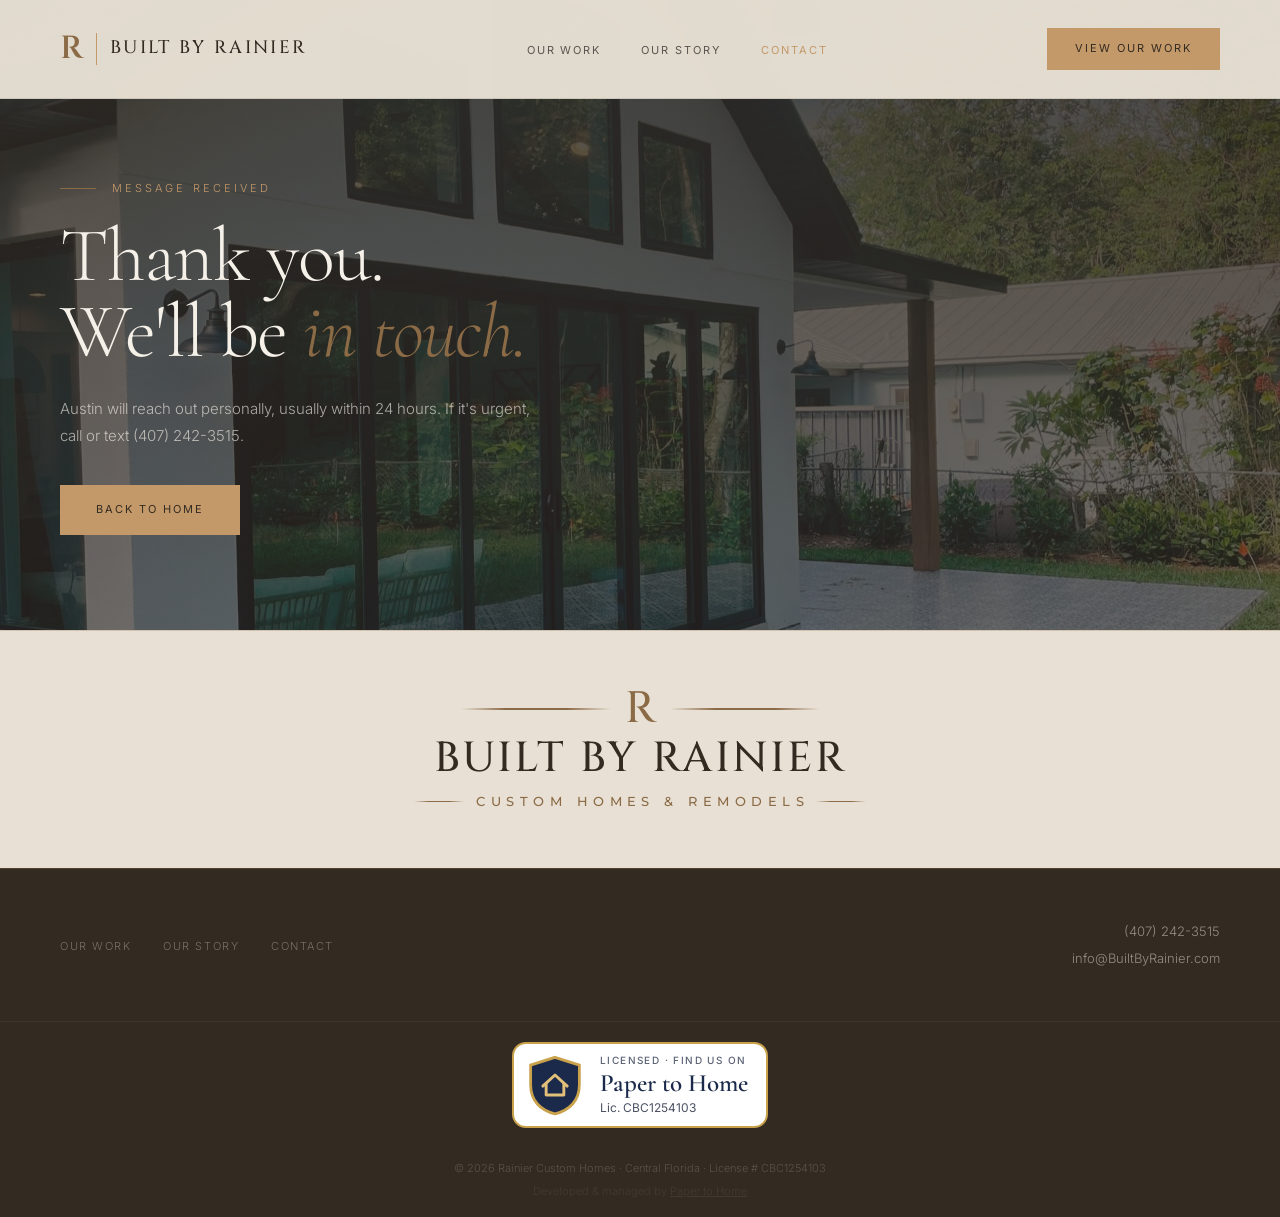
<file: thanks.html>
<!DOCTYPE html>
<html lang="en">
<head>
  <meta charset="UTF-8" />
  <meta name="viewport" content="width=device-width, initial-scale=1.0" />
  <title>Thank You | Rainier Custom Homes</title>
  <meta name="robots" content="noindex" />
  <link rel="preconnect" href="https://fonts.googleapis.com" />
  <link rel="preconnect" href="https://fonts.gstatic.com" crossorigin />
  <link href="https://fonts.googleapis.com/css2?family=Cormorant+Garamond:ital,wght@0,300;0,400;0,600;1,300;1,400&family=Inter:wght@300;400;500&family=Cinzel:wght@500;600&family=Montserrat:wght@500&display=swap" rel="stylesheet" />
  <link rel="stylesheet" href="css/style.css" />
  <style>
    .hero-page {
      background-image:
        linear-gradient(to bottom, rgba(51,43,34,0.85) 0%, rgba(51,43,34,0.65) 100%),
        url('assets/img/modern-farmhouse.jpg');
      min-height: 70vh;
    }
  </style>
</head>
<body>

  <!-- NAV -->
  <nav id="nav" class="solid">
    <a href="index.html" class="nav-logo nav-logo--dark" aria-label="Built By Rainier home"><span class="logo-r">R</span><span class="logo-word">Built By Rainier</span></a>
    <ul class="nav-links nav-links--dark">
      <li><a href="work.html">Our Work</a></li>
      <li><a href="story.html">Our Story</a></li>
      <li><a href="contact.html" style="color:var(--gold);">Contact</a></li>
    </ul>
    <a href="work.html" class="nav-cta">View Our Work</a>
  </nav>

  <!-- HERO -->
  <section class="hero-page">
    <p class="hero-eyebrow">Message Received</p>
    <h1 class="hero-headline">Thank you.<br />We'll be <em>in touch.</em></h1>
    <p class="hero-sub" style="max-width:480px;">Austin will reach out personally, usually within 24 hours. If it's urgent, call or text (407) 242-3515.</p>
    <div style="margin-top:36px;"><a href="index.html" class="btn-gold">Back to Home</a></div>
  </section>

  <!-- FOOTER -->
  <div class="brand-band"><div class="brand-stack" aria-label="Built By Rainier, Custom Homes and Remodels"><div class="bs-mark"><span class="bs-ln"></span><span class="bs-r">R</span><span class="bs-ln"></span></div><div class="bs-word">Built By Rainier</div><div class="bs-tag"><span class="bs-ln"></span><span>Custom Homes &amp; Remodels</span><span class="bs-ln"></span></div></div></div>
  <footer>
        <ul class="footer-nav">
      <li><a href="work.html">Our Work</a></li>
      <li><a href="story.html">Our Story</a></li>
      <li><a href="contact.html">Contact</a></li>
    </ul>
    <div class="footer-contact">
      <a href="tel:4072423515">(407) 242-3515</a>
      <a href="mailto:info@BuiltByRainier.com">info@BuiltByRainier.com</a>
    </div>
  </footer>
  <div style="background:var(--dark); padding:16px 60px; border-top:1px solid rgba(196,153,106,0.08);">
    <div class="p2h-badge-wrap"><a class="p2h-badge" href="https://www.papertohome.com/contractors/brevard/rainier-construction-inc" title="Rainier Construction Inc on Paper to Home" aria-label="Licensed, find us on Paper to Home. License CBC1254103"><svg viewBox="0 0 56 56" aria-hidden="true"><path d="M28 3 50 10v18c0 14-9 23-22 26C15 51 6 42 6 28V10Z" fill="#1B2A4A" stroke="#C9A24B" stroke-width="2.5"/><g transform="translate(28 27)" fill="none" stroke="#E2C07A" stroke-width="2.6" stroke-linecap="round" stroke-linejoin="round"><path d="M-11 2 0 -8l11 10"/><path d="M-8 0v10h16V0"/></g></svg><span class="p2h-badge-text"><span class="p2h-badge-kicker">Licensed · Find us on</span><span class="p2h-badge-name">Paper to Home</span><span class="p2h-badge-lic">Lic. CBC1254103</span></span></a></div>
    <p class="footer-copy">© 2026 Rainier Custom Homes · Central Florida · License # CBC1254103</p>
    <p class="footer-copy" style="margin-top:6px; opacity:0.4; font-size:0.7rem;">Developed &amp; managed by <a href="https://www.papertohome.com" target="_blank" style="color:inherit;">Paper to Home</a></p>
  </div>

  <script>
    const nav = document.getElementById('nav');
    window.addEventListener('scroll', () => {
      if (nav.classList.contains('solid')) return;
      nav.classList.toggle('scrolled', window.scrollY > 60);
    });
  </script>

</body>
</html>
</file>
<file: css/style.css>
/* ============================================================
   BUILT BY RAINIER — Shared Stylesheet
   ============================================================ */

*, *::before, *::after { box-sizing: border-box; margin: 0; padding: 0; }

:root {
  --ink:        #1C1A18;
  --ink-mid:    #5A5550;
  --ink-dim:    #9A948E;
  --ink-lt:     #F5F0E8;
  --bg:         #E8E0D4;
  --bg-2:       #DDD5C8;
  --bg-3:       #CFC6B8;
  --dark:       #332B22;
  --dark-2:     #3B3229;
  --gold:       #C4996A;
  --gold-dim:   #8B6A46;
  --gold-lt:    #DDB98A;
  --rule:       rgba(28,26,24,0.1);
  --rule-gold:  rgba(196,153,106,0.2);
}

html { scroll-behavior: smooth; }

body {
  background: var(--bg);
  color: var(--ink);
  font-family: 'Inter', sans-serif;
  font-weight: 300;
  font-size: 16px;
  line-height: 1.6;
  -webkit-font-smoothing: antialiased;
}

/* ── TYPOGRAPHY ── */
h1, h2, h3, h4, blockquote {
  font-family: 'Cormorant Garamond', serif;
  font-weight: 300;
  line-height: 1.1;
}

em { font-style: italic; color: var(--gold-dim); }

/* ── BUTTONS ── */
.btn-gold {
  display: inline-block;
  font-family: 'Inter', sans-serif;
  font-size: 11px;
  font-weight: 400;
  letter-spacing: 0.18em;
  text-transform: uppercase;
  color: var(--dark);
  background: var(--gold);
  padding: 16px 36px;
  text-decoration: none;
  transition: background 0.2s;
}
.btn-gold:hover { background: var(--gold-lt); }

.btn-dark {
  display: inline-block;
  font-family: 'Inter', sans-serif;
  font-size: 11px;
  font-weight: 400;
  letter-spacing: 0.18em;
  text-transform: uppercase;
  color: var(--ink-lt);
  background: var(--dark);
  padding: 16px 36px;
  text-decoration: none;
  transition: background 0.2s;
}
.btn-dark:hover { background: var(--dark-2); }

.btn-outline-lt {
  display: inline-block;
  font-family: 'Inter', sans-serif;
  font-size: 11px;
  font-weight: 400;
  letter-spacing: 0.18em;
  text-transform: uppercase;
  color: rgba(245,240,232,0.75);
  border: 1px solid rgba(245,240,232,0.25);
  padding: 16px 36px;
  text-decoration: none;
  transition: all 0.2s;
}
.btn-outline-lt:hover { color: var(--ink-lt); border-color: rgba(245,240,232,0.6); }

.btn-outline-dk {
  display: inline-block;
  font-family: 'Inter', sans-serif;
  font-size: 11px;
  font-weight: 400;
  letter-spacing: 0.18em;
  text-transform: uppercase;
  color: var(--ink-mid);
  border: 1px solid var(--rule);
  padding: 16px 36px;
  text-decoration: none;
  transition: all 0.2s;
}
.btn-outline-dk:hover { color: var(--ink); border-color: rgba(28,26,24,0.4); }

/* ── NAV ── */
nav {
  position: fixed;
  top: 0; left: 0; right: 0;
  z-index: 100;
  display: flex;
  align-items: center;
  justify-content: space-between;
  padding: 28px 60px;
  background: transparent;
  transition: background 0.4s, border-color 0.4s;
}

nav.scrolled {
  background: rgba(232,224,212,0.97);
  border-bottom: 1px solid var(--rule);
  backdrop-filter: blur(10px);
}

nav.solid {
  background: rgba(232,224,212,0.97);
  border-bottom: 1px solid var(--rule);
}

.nav-logo {
  text-transform: uppercase;
  text-decoration: none;
  transition: color 0.4s;
}

.nav-logo--light { color: var(--ink-lt); }
.nav-logo--dark  { color: var(--dark); }

nav.scrolled .nav-logo,
nav.solid .nav-logo { color: var(--dark); }

/* Logo: R mark + wordmark. Light colors over the hero and footer, dark on the cream bar. */
.nav-logo, .footer-brand {
  display: inline-flex;
  align-items: center;
  gap: 13px;
  font-family: 'Cinzel', 'Cormorant Garamond', serif;
  font-weight: 500;
  font-size: 18px;
  letter-spacing: 0.13em;
  white-space: nowrap;
}
.logo-r {
  font-size: 32px;
  font-weight: 600;
  line-height: 1;
  letter-spacing: 0;
  padding-right: 13px;
  border-right: 1.5px solid var(--gold);
  transition: color 0.4s;
}
.nav-logo--light .logo-r { color: var(--gold-lt); }
.nav-logo--dark .logo-r,
nav.scrolled .nav-logo .logo-r,
nav.solid .nav-logo .logo-r { color: var(--gold-dim); }
.footer-brand .logo-r { color: var(--gold-lt); }

/* Full stacked logo — dark version on a cream band above the footer */
.brand-band { background: var(--bg); padding: 56px 24px; border-top: 1px solid rgba(139,106,70,0.25); }
.brand-stack { display: block; text-align: center; text-transform: uppercase; white-space: normal; letter-spacing: 0; }
.bs-mark, .bs-tag { display: flex; align-items: center; justify-content: center; }
.bs-mark { gap: 14px; }
.bs-r { font-family: 'Cinzel', serif; font-size: 44px; font-weight: 500; line-height: 1; color: var(--gold-dim); }
.bs-word { font-family: 'Cinzel', serif; font-size: 42px; font-weight: 500; letter-spacing: 0.06em; line-height: 1.15; margin-top: 4px; color: var(--dark); white-space: nowrap; }
.bs-tag { gap: 12px; margin-top: 8px; }
.bs-tag span:not(.bs-ln) { font-family: 'Montserrat', 'Inter', sans-serif; font-size: 13px; font-weight: 500; letter-spacing: 0.42em; margin-right: -0.42em; color: var(--gold-dim); white-space: nowrap; }
.bs-ln { display: block; height: 1.5px; background: linear-gradient(90deg, transparent, var(--gold-dim) 30%, var(--gold-dim) 70%, transparent); }
.bs-mark .bs-ln { width: 150px; }
.bs-tag .bs-ln { width: 50px; }

.nav-links {
  display: flex;
  gap: 40px;
  list-style: none;
}

.nav-links a {
  font-size: 11px;
  font-weight: 400;
  letter-spacing: 0.18em;
  text-transform: uppercase;
  text-decoration: none;
  transition: color 0.2s;
}

.nav-links--light a { color: rgba(245,240,232,0.7); }
.nav-links--dark a  { color: var(--ink-mid); }

nav.scrolled .nav-links a,
nav.solid .nav-links a { color: var(--ink-mid); }

.nav-links a:hover,
nav.scrolled .nav-links a:hover,
nav.solid .nav-links a:hover { color: var(--gold); }

.nav-links a.active { color: var(--gold); }

.nav-cta {
  font-family: 'Inter', sans-serif;
  font-size: 11px;
  font-weight: 400;
  letter-spacing: 0.18em;
  text-transform: uppercase;
  color: var(--dark);
  background: var(--gold);
  padding: 12px 28px;
  text-decoration: none;
  transition: background 0.2s;
}
.nav-cta:hover { background: var(--gold-lt); }

/* ── HERO — FULL VIEWPORT ── */
.hero-full {
  position: relative;
  min-height: 100vh;
  display: flex;
  flex-direction: column;
  justify-content: flex-end;
  padding: 0 60px 90px;
  overflow: hidden;
  background-size: cover;
  background-position: center;
}

/* ── HERO — PAGE (shorter, for inner pages) ── */
.hero-page {
  position: relative;
  padding: 180px 60px 80px;
  background-size: cover;
  background-position: center;
  overflow: hidden;
}

.hero-page-overlay {
  position: absolute;
  inset: 0;
  background: linear-gradient(135deg, rgba(51,43,34,0.85) 0%, rgba(51,43,34,0.5) 100%);
}

.hero-page-content { position: relative; }

.hero-eyebrow {
  font-family: 'Inter', sans-serif;
  font-size: 11px;
  letter-spacing: 0.28em;
  text-transform: uppercase;
  color: var(--gold);
  margin-bottom: 20px;
  display: flex;
  align-items: center;
  gap: 16px;
}

.hero-eyebrow::before {
  content: '';
  display: block;
  width: 36px;
  height: 1px;
  background: var(--gold-dim);
}

.hero-headline {
  font-size: clamp(48px, 6vw, 80px);
  font-weight: 300;
  line-height: 1.0;
  color: var(--ink-lt);
  max-width: 700px;
  margin-bottom: 24px;
  letter-spacing: -0.02em;
}

.hero-sub {
  font-size: 15px;
  font-weight: 300;
  color: rgba(245,240,232,0.65);
  max-width: 440px;
  line-height: 1.8;
}

/* ── SECTION LABELS ── */
.section-label {
  font-family: 'Inter', sans-serif;
  font-size: 11px;
  letter-spacing: 0.28em;
  text-transform: uppercase;
  color: var(--gold);
  margin-bottom: 20px;
  display: flex;
  align-items: center;
  gap: 16px;
}

.section-label::before {
  content: '';
  display: block;
  width: 36px;
  height: 1px;
  background: var(--gold-dim);
}

.section-label--dark { color: rgba(196,153,106,0.7); }
.section-label--dark::before { background: rgba(196,153,106,0.3); }

.section-headline {
  font-size: clamp(36px, 4vw, 56px);
  font-weight: 300;
  line-height: 1.1;
  color: var(--ink);
  margin-bottom: 20px;
}

.section-headline--lt { color: var(--ink-lt); }

/* ── STATS BAR ── */
.stats-bar {
  background: var(--dark);
  padding: 52px 60px;
  display: grid;
  grid-template-columns: repeat(4, 1fr);
  border-bottom: 1px solid var(--rule-gold);
}

.stat {
  padding: 0 48px;
  border-right: 1px solid rgba(196,153,106,0.12);
}
.stat:first-child { padding-left: 0; }
.stat:last-child  { border-right: none; }

.stat-number {
  font-family: 'Cormorant Garamond', serif;
  font-size: 56px;
  font-weight: 300;
  color: var(--ink-lt);
  line-height: 1;
  margin-bottom: 8px;
}

.stat-number span { color: var(--gold); }

.stat-label {
  font-family: 'Inter', sans-serif;
  font-size: 11px;
  font-weight: 300;
  letter-spacing: 0.18em;
  text-transform: uppercase;
  color: rgba(245,240,232,0.35);
}

/* ── PROJECT CARDS ── */
.projects-grid {
  display: grid;
  grid-template-columns: repeat(3, 1fr);
  gap: 2px;
}

.project-card {
  background: var(--bg);
  overflow: hidden;
  transition: transform 0.3s, box-shadow 0.3s;
}
.project-card:hover {
  transform: translateY(-4px);
  box-shadow: 0 20px 60px rgba(51,43,34,0.15);
}

.project-img {
  height: 240px;
  background-size: cover;
  background-position: center;
  position: relative;
}

.project-img-overlay {
  position: absolute;
  inset: 0;
  background: linear-gradient(to top, rgba(51,43,34,0.6) 0%, transparent 55%);
}

.project-img-status {
  position: absolute;
  top: 20px;
  left: 20px;
  font-family: 'Inter', sans-serif;
  font-size: 10px;
  letter-spacing: 0.2em;
  text-transform: uppercase;
  color: var(--gold-lt);
  background: rgba(51,43,34,0.75);
  padding: 6px 14px;
  backdrop-filter: blur(4px);
}

.project-body { padding: 32px 36px 36px; }

.project-location {
  font-size: 28px;
  font-weight: 400;
  color: var(--ink);
  margin-bottom: 6px;
  line-height: 1.1;
}

.project-detail {
  font-family: 'Inter', sans-serif;
  font-size: 13px;
  font-weight: 300;
  color: var(--ink-dim);
  margin-bottom: 24px;
}

.project-price {
  display: flex;
  align-items: baseline;
  gap: 10px;
  padding-top: 20px;
  border-top: 1px solid var(--rule);
}

.project-price-num {
  font-size: 34px;
  font-weight: 300;
  color: var(--ink);
}

.project-price-label {
  font-family: 'Inter', sans-serif;
  font-size: 10px;
  letter-spacing: 0.18em;
  text-transform: uppercase;
  color: var(--ink-dim);
}

/* ── PILLARS ── */
.pillars {
  background: var(--dark);
  padding: 100px 60px;
  display: grid;
  grid-template-columns: repeat(3, 1fr);
}

.pillar {
  padding: 0 56px;
  border-right: 1px solid rgba(196,153,106,0.1);
}
.pillar:first-child { padding-left: 0; }
.pillar:last-child  { border-right: none; padding-right: 0; }

.pillar-num {
  font-family: 'Cormorant Garamond', serif;
  font-size: 48px;
  font-weight: 300;
  color: rgba(196,153,106,0.2);
  line-height: 1;
  margin-bottom: 20px;
}

.pillar h4 {
  font-family: 'Cormorant Garamond', serif;
  font-size: 24px;
  font-weight: 400;
  color: var(--ink-lt);
  margin-bottom: 14px;
}

.pillar p {
  font-family: 'Inter', sans-serif;
  font-size: 14px;
  font-weight: 300;
  color: rgba(245,240,232,0.5);
  line-height: 1.8;
}

/* ── INVESTOR QUIET ── */
.investor-quiet {
  background: var(--bg-3);
  padding: 40px 60px;
  display: flex;
  align-items: center;
  justify-content: space-between;
  gap: 48px;
}

.investor-quiet p {
  font-family: 'Inter', sans-serif;
  font-size: 14px;
  font-weight: 300;
  color: var(--ink-mid);
  max-width: 580px;
  line-height: 1.75;
}

.investor-quiet strong { color: var(--ink); font-weight: 400; }

/* ── FOOTER ── */
footer {
  background: var(--dark);
  padding: 52px 60px;
  display: flex;
  justify-content: space-between;
  align-items: center;
  border-top: 1px solid var(--rule-gold);
}

.footer-brand {
  text-transform: uppercase;
  color: var(--ink-lt);
}

.footer-nav {
  display: flex;
  gap: 32px;
  list-style: none;
}

.footer-nav a {
  font-family: 'Inter', sans-serif;
  font-size: 11px;
  font-weight: 300;
  letter-spacing: 0.14em;
  text-transform: uppercase;
  color: rgba(245,240,232,0.35);
  text-decoration: none;
  transition: color 0.2s;
}
.footer-nav a:hover { color: var(--gold); }

.footer-contact {
  display: flex;
  flex-direction: column;
  align-items: flex-end;
  gap: 6px;
}

.footer-contact a {
  font-family: 'Inter', sans-serif;
  font-size: 13px;
  font-weight: 300;
  color: rgba(245,240,232,0.5);
  text-decoration: none;
  transition: color 0.2s;
}
.footer-contact a:hover { color: var(--gold); }

.footer-copy {
  font-family: 'Inter', sans-serif;
  font-size: 11px;
  font-weight: 300;
  color: rgba(245,240,232,0.2);
  margin-top: 32px;
  text-align: center;
  padding-bottom: 0;
}

/* ── PAPER TO HOME BADGE (Badge D) ── */
.p2h-badge {
  display: inline-flex;
  align-items: center;
  gap: 14px;
  max-width: 100%;
  box-sizing: border-box;
  background: #FFFFFF;
  border: 2.5px solid #C9A24B;
  border-radius: 14px;
  padding: 10px 18px 10px 10px;
  text-decoration: none;
  line-height: 1.15;
  transition: box-shadow 0.2s;
}
.p2h-badge:hover { box-shadow: 0 0 0 3px rgba(201,162,75,0.3); }
.p2h-badge svg { width: 62px; height: 62px; flex: 0 0 auto; }
.p2h-badge-text { display: flex; flex-direction: column; gap: 3px; text-align: left; }
.p2h-badge-kicker {
  font-family: 'Inter', sans-serif;
  font-size: 10px;
  font-weight: 500;
  letter-spacing: 0.14em;
  text-transform: uppercase;
  color: #5A6275;
}
.p2h-badge-name {
  font-family: 'Cormorant Garamond', serif;
  font-size: 25px;
  font-weight: 600;
  color: #1B2A4A;
}
.p2h-badge-lic {
  font-family: 'Inter', sans-serif;
  font-size: 12px;
  font-weight: 400;
  color: #4A5163;
}
.p2h-badge-wrap { text-align: center; margin: 4px 0 14px; }

/* ── CONTACT FORM ── */
.contact-field {
  display: flex;
  flex-direction: column;
  gap: 8px;
}

.contact-field label {
  font-family: 'Inter', sans-serif;
  font-size: 10px;
  letter-spacing: 0.22em;
  text-transform: uppercase;
  color: var(--gold-dim);
}

.contact-field input,
.contact-field textarea,
.contact-field select {
  background: var(--bg-2);
  border: 1px solid var(--rule);
  padding: 14px 18px;
  font-family: 'Inter', sans-serif;
  font-size: 14px;
  font-weight: 300;
  color: var(--ink);
  outline: none;
  transition: border-color 0.2s;
  appearance: none;
  width: 100%;
}

.contact-field input:focus,
.contact-field textarea:focus,
.contact-field select:focus { border-color: var(--gold-dim); }

.contact-field textarea { height: 120px; resize: none; }

/* ── RESPONSIVE ── */
@media (max-width: 960px) {
  .bs-word { font-size: 24px; }
  .bs-r { font-size: 28px; }
  .bs-mark .bs-ln { width: 70px; }
  .bs-tag span:not(.bs-ln) { font-size: 9px; letter-spacing: 0.32em; margin-right: -0.32em; }

  .nav-logo, .footer-brand { font-size: 15px; gap: 10px; }
  .logo-r { font-size: 26px; padding-right: 10px; }
  nav { padding: 20px 24px; }
  nav .nav-links { display: none; }
  nav .nav-cta { display: none; }

  .hero-full  { padding: 0 24px 60px; }
  .hero-page  { padding: 140px 24px 60px; }

  .stats-bar {
    grid-template-columns: repeat(2, 1fr);
    padding: 48px 24px;
    gap: 40px;
  }
  .stat { padding: 0; border-right: none; }

  .pillars {
    grid-template-columns: 1fr;
    padding: 60px 24px;
    gap: 40px;
  }
  .pillar {
    padding: 0 0 40px 0;
    border-right: none;
    border-bottom: 1px solid rgba(196,153,106,0.1);
  }
  .pillar:last-child { border-bottom: none; padding-bottom: 0; }

  .projects-grid { grid-template-columns: 1fr; }

  .investor-quiet { flex-direction: column; padding: 40px 24px; }

  footer {
    flex-direction: column;
    gap: 32px;
    text-align: center;
    padding: 40px 24px;
  }
  .footer-contact { align-items: center; }
  .footer-nav { flex-wrap: wrap; justify-content: center; }
  .p2h-badge { gap: 10px; padding: 8px 14px 8px 8px; }
  .p2h-badge svg { width: 46px; height: 46px; }
  .p2h-badge-kicker { font-size: 9px; }
  .p2h-badge-name { font-size: 21px; }
  .p2h-badge-lic { font-size: 11px; }
}
</file>
